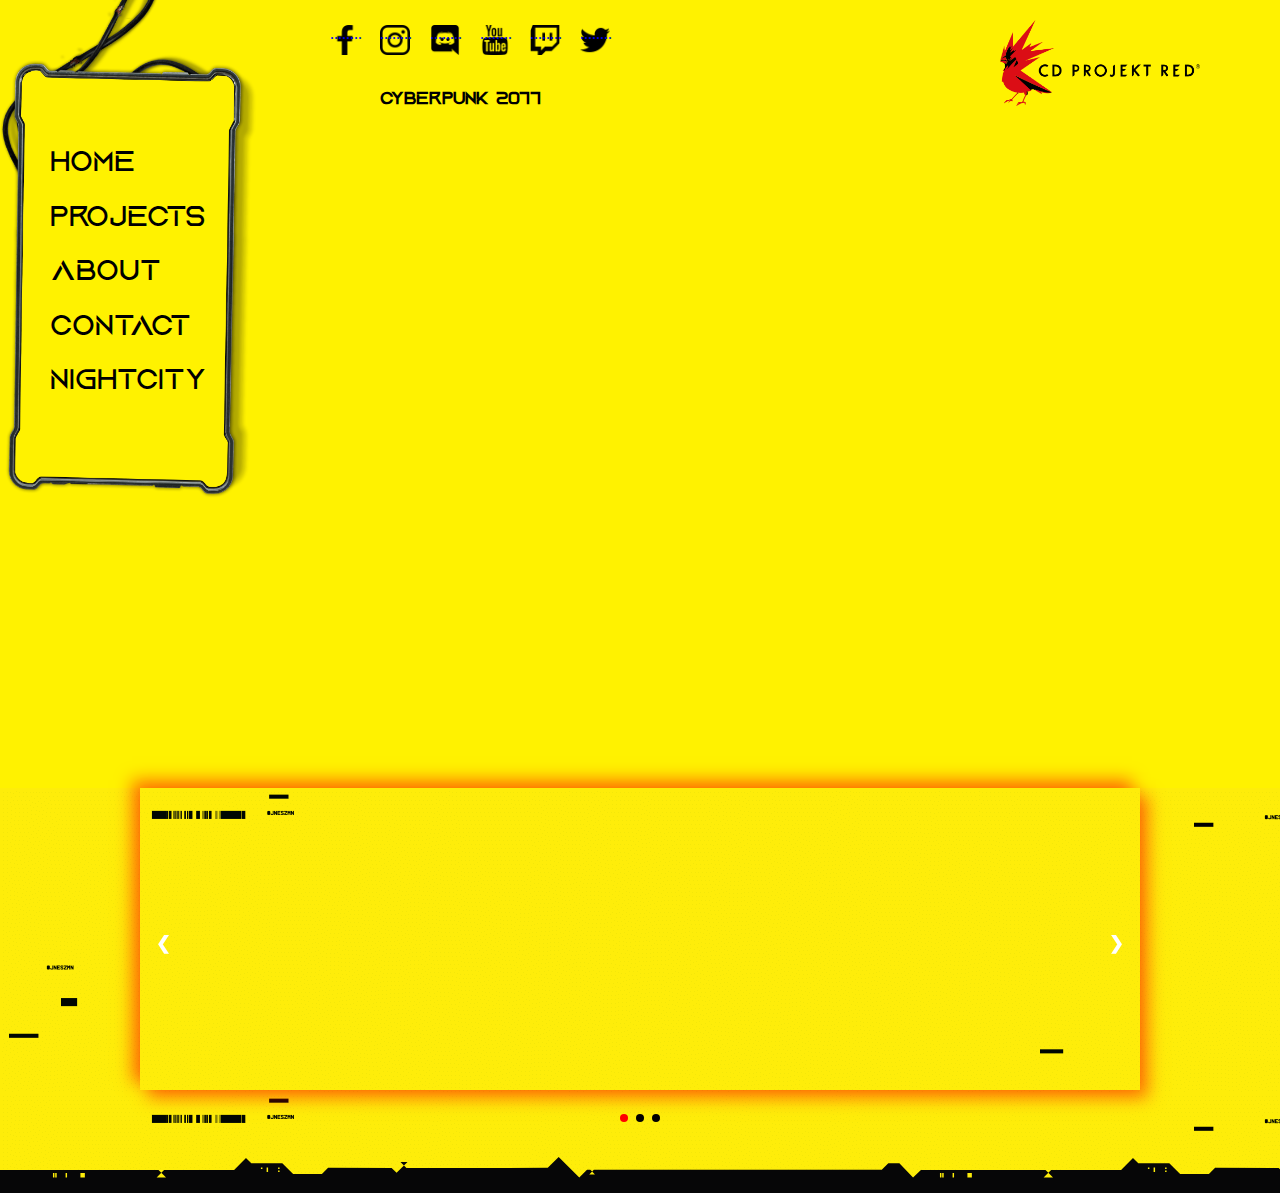
<file: Programming/index.html>
<!DOCTYPE html>
<html lang="en">
<head>
    <meta charset="UTF-8">
    <meta http-equiv="X-UA-Compatible" content="IE=edge">
    <meta name="viewport" content="width=device-width, initial-scale=1.0">
    <title>CYBERPUNK2077</title>
    <link rel="stylesheet" href="css/style.css">
</head>
<body>
    <header>
         <il class="socialicons">
            <li class="fb"><a href="https://www.facebook.com/CDPROJEKTRED/" target="_blank">........</a></li>
            <li class="insta"><a href="https://www.instagram.com/cdpred/?hl=en" target="_blank">........</a></li>
            <li class="discord"><a href="https://en.cdprojektred.com/news/join-our-official-discord-server/" target="_blank">........</a></li>
            <li class="youtube"><a href="https://www.youtube.com/channel/UCuCtanBJXOPAEIAUXf9944g" target="_blank">........</a></li>
            <li class="twitch"><a href="https://www.twitch.tv/cdprojektred" target="_blank">........</a></li>
            <li class="twitter"><a href="https://twitter.com/CDPROJEKTRED?ref_src=twsrc%5Egoogle%7Ctwcamp%5Eserp%7Ctwgr%5Eauthor" target="_blank">........</a></li>
        </il>
        <h1><a href="index.html">CYBERPUNK</a></h1>
        <nav class="fill">
            <ul>
                <li><a href="index.html">HOME</a></li>
                <li><a href="witcher.html">PROJECTS</a></li>
                <li><a href="about.html">ABOUT</a></li>
                <li><a href="contact.html">CONTACT</a></li>
                <li><a href="nightcity.html">NIGHTCITY</a></li>
            </ul>
        </nav>
        <div class="navborder"></div>
  
    </header>
    <main>
        <div class="navphone"></div>
        <h2><a href="cyberpunk.net"></a></h2>
        <div class="modal">
            <a href="#" class="btn">CYBERPUNK 2077</a>
        <div class="videocontainer">
            <span class="close">&#10006; </span>        
            <iframe 
            src="https://www.youtube.com/embed/nLhWWoAaZ0Q">
        
</iframe>

        </div>
        
        

  </main>      
<footer>
    <!-- Slideshow container -->
<div class="slideshow-container">

    <!-- Full-width images with number and caption text -->
    <div class="mySlides fade">
      <div class="numbertext">1 / 3</div>
      <iframe   
src="https://www.youtube.com/embed/ARL_JWwKdDs" height="300" width="100%" style="border-color: rgba(0, 0, 0, 0);">   
</iframe>   
      <div class="text">EDGERUNNERS</div>
    </div>
  
    <div class="mySlides fade">
      <div class="numbertext">2 / 3</div>
      <iframe   
src="https://www.youtube.com/embed/SWrCMCi3TlQ" height="300" width="100%" style="border-color: rgba(0, 0, 0, 0);" >   
</iframe> 
      <div class="text">NIGHTCITY</div>
    </div>
  
    <div class="mySlides fade">
      <div class="numbertext">3 / 3</div>
      <iframe   
      src="https://www.youtube.com/embed/LembwKDo1Dk" height="300" width="100%"  style="border-color: rgba(0, 0, 0, 0);" >   
      
      </iframe> 
      <div class="text">CINEMATIC</div>
    </div>
  
    <!-- Next and previous buttons -->
    <a class="prev" onclick="plusSlides(-1)">&#10094;</a>
    <a class="next" onclick="plusSlides(1)">&#10095;</a>
  </div>
  <br>
  
  <!-- The dots/circles -->
  <div style="text-align:center">
    <span class="dot" onclick="currentSlide(1)"></span> 
    <span class="dot" onclick="currentSlide(2)"></span> 
    <span class="dot" onclick="currentSlide(3)"></span> 
  </div>
  <div class="footerlow"></div>

</footer>      
    
<script src="js/script.js"></script>
</body>
</html>
</file>
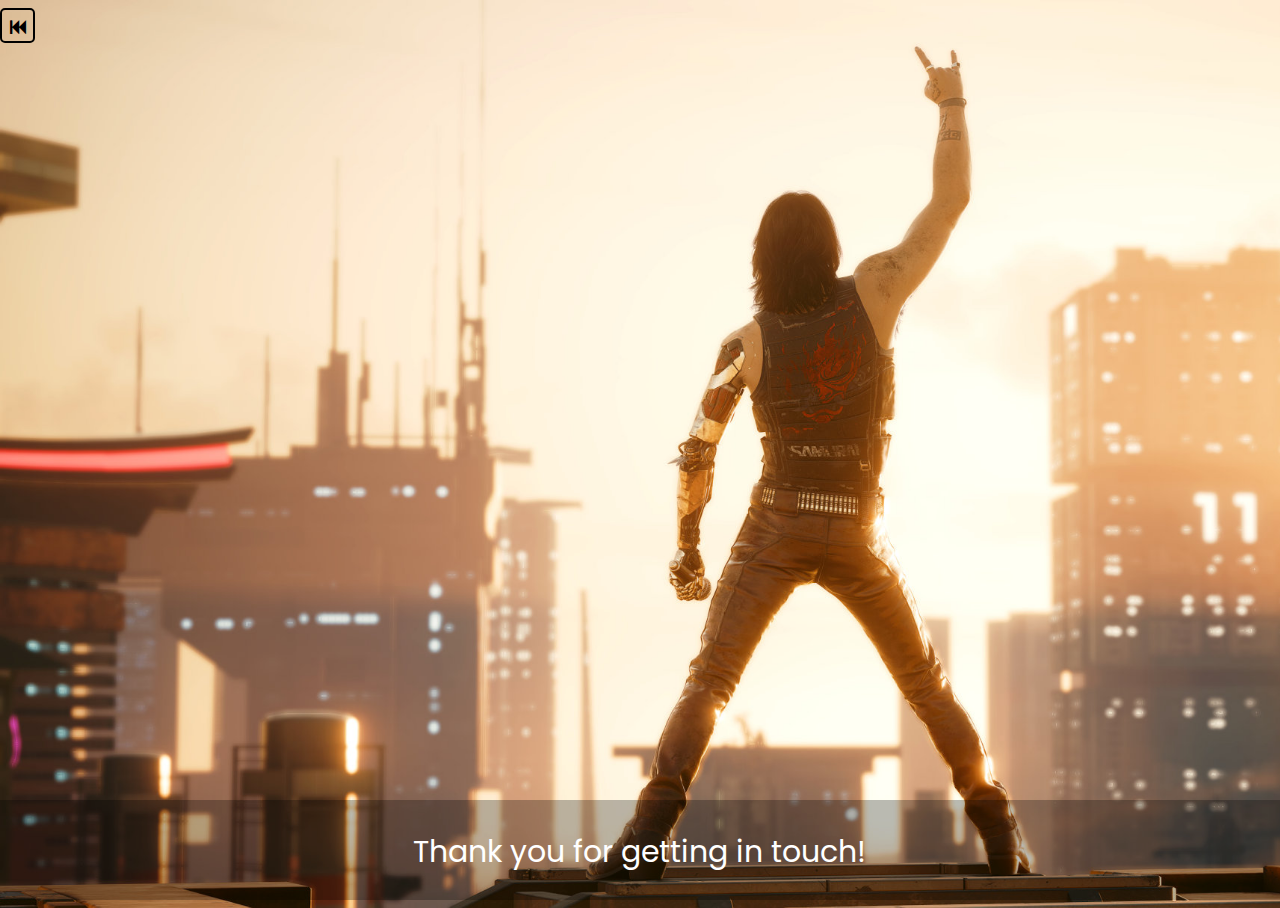
<file: Programming/contact1.html>
<!DOCTYPE html>
<html lang="en">
<head>
    <meta charset="UTF-8">
    <meta http-equiv="X-UA-Compatible" content="IE=edge">
    <meta name="viewport" content="width=device-width, initial-scale=1.0">
    <link rel="stylesheet"
          href=
"https://cdnjs.cloudflare.com/ajax/libs/font-awesome/4.7.0/css/font-awesome.min.css">
    <link rel="stylesheet" href="css/contact.css">
    <title>Contact</title>
</head>
<body class="congrats">
    <header></header>
    <main> 
        <div class="social-icons1">
            <a href="index.html">
              <i class="fa fa-fast-backward"></i>
    </main>
    <footer>
        <p>Thank you for getting in touch!</p>
    </footer>
    <script src="contact.js"></script>
</body>
</html>
</file>
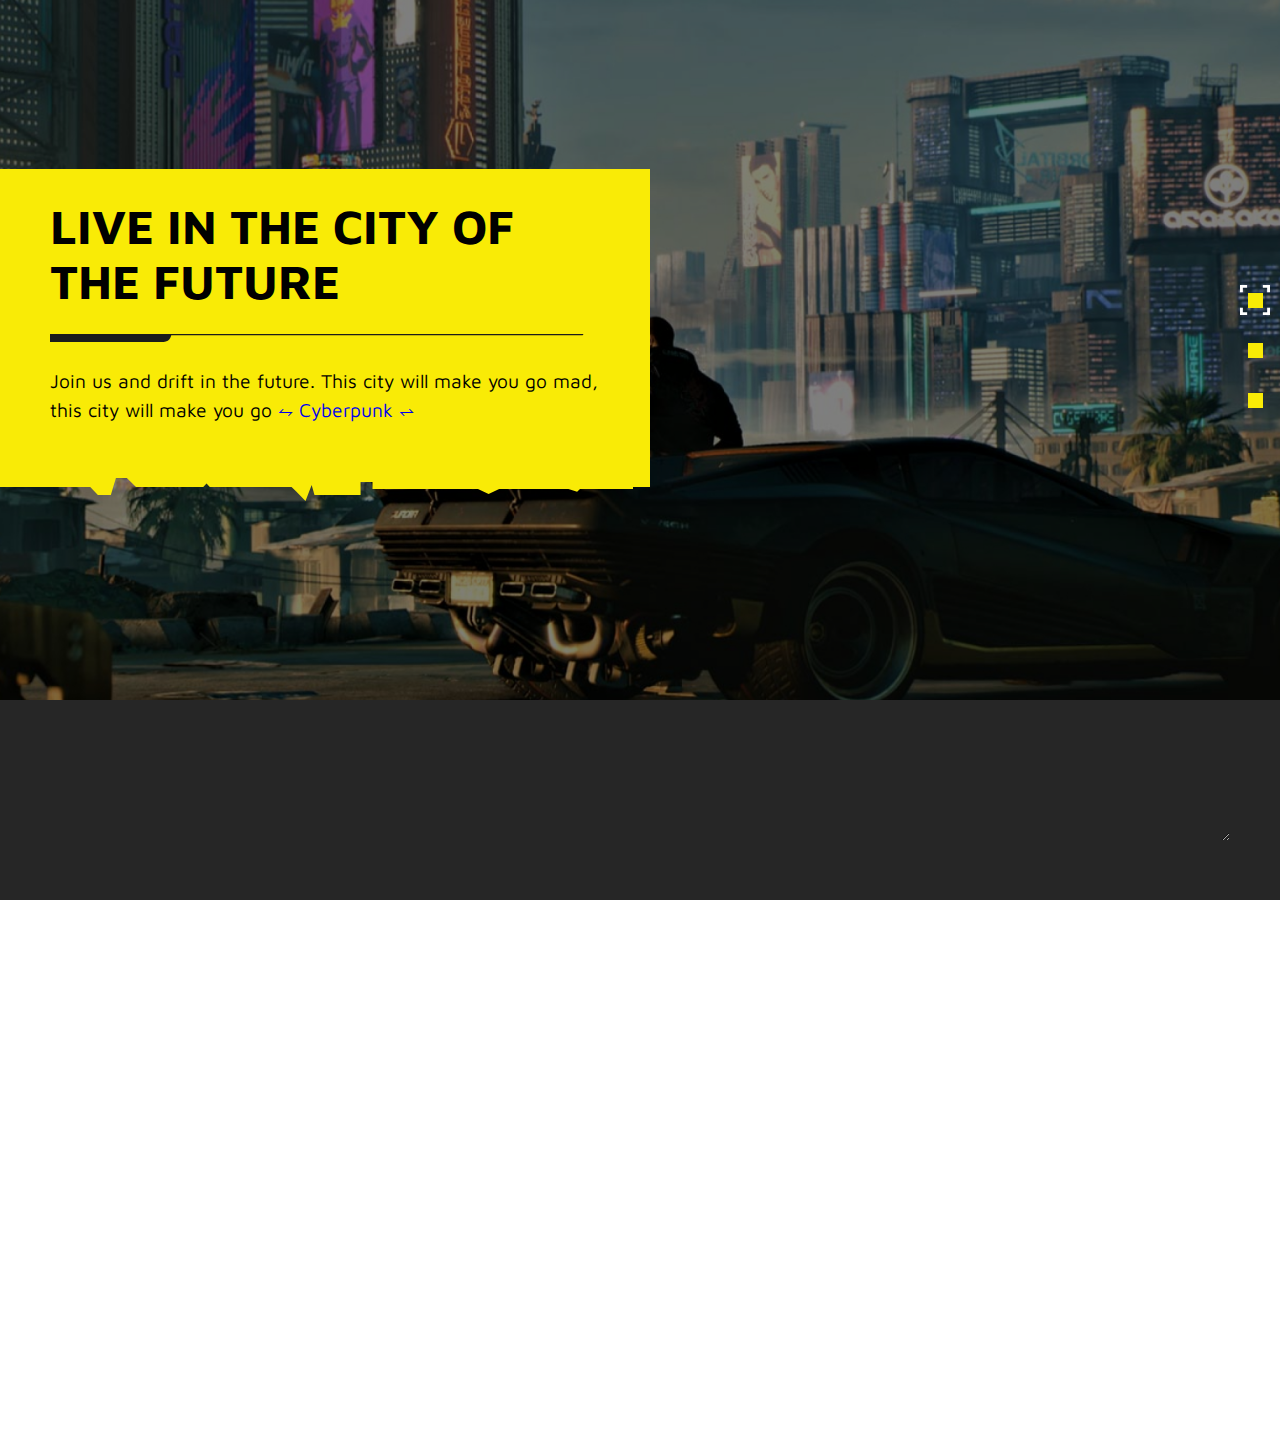
<file: Programming/nightcity.html>
<!DOCTYPE html>
<html lang="en">

<head>
    <meta charset="UTF-8">
    <meta name="viewport" content="width=device-width, initial-scale=1.0">
    <meta http-equiv="X-UA-Compatible" content="ie=edge">
    <title>Cyberpunk 2077 Nightcity</title>
    <link rel="stylesheet" href="./css/stylenc.css">
    <link href="https://fonts.googleapis.com/css2?family=Maven+Pro:wght@400;600&display=swap" rel="stylesheet">
</head>

<body>
    <header></header>

    <main>
        <div id="cyberSlider" class="cyber-slider">
            <ul class="cyber-slider__wrapper">

                <li data-slideid="1" class="cyber-slider__slide active ">
                    <span class="cyber-slider__imgwrap">
                        <img class="slide-image" src="./img/slides/slide-1.jpg" alt="Slide 1">
                        <span class="glitch-area">

                        </span>
                    </span>

                    <div class="cyber-slider__content">
                        <!-- class glitching -->
                        <div class="cyber-slider__slidetext">
                            <h3 class="heading-lg">LIVE IN THE CITY OF THE FUTURE</h3>
                            <p>Join us and drift in the future. This city will make you go mad, this city will make you go <a href="index.html">&#10570; Cyberpunk &#10571;</a></p>
                        </div>
                    </div>
                </li>

                <li data-slideid="2" class="cyber-slider__slide ">
                    <span class="cyber-slider__imgwrap">
                        <img class="slide-image" src="./img/slides/slide-2.jpg" alt="Slide 2">
                        <span class="glitch-area">

                        </span>
                    </span>

                    <div class="cyber-slider__content">
                        <!-- class glitching -->
                        <div class="cyber-slider__slidetext">
                            <h3 class="heading-lg">EXPLORE NIGHTCITY</h3>
                            <p>Enter the massive open world of Night City, a place that sets new standards in terms of
                                visuals, complexity and depth.</p>
                        </div>
                    </div>
                </li>

                <li data-slideid="3" class="cyber-slider__slide ">
                    <span class="cyber-slider__imgwrap">
                        <img class="slide-image" src="./img/slides/slide-3.jpg" alt="Slide 3">
                        <span class="glitch-area">

                        </span>
                    </span>

                    <div class="cyber-slider__content">
                        <!-- class glitching -->
                        <div class="cyber-slider__slidetext">
                            <h3 class="heading-lg">JOIN FORCES</h3>
                            <p>Choose your life. Be whoever you want.Either fight evil as a nomad or a street thug, or be one with Arasaka.</p>
                        </div>
                    </div>
                </li>

            </ul>
            <ul class="cyber-slider__controls">
                <li data-slide="1" class="current"><a href="#"><span class="sr-only">Slide 1</span></a></li>
                <li data-slide="2"><a href="#"><span class="sr-only">Slide 2</span></a></li>
                <li data-slide="3"><a href="#"><span class="sr-only">Slide 3</span></a></li>
            </ul>
        </div>
    </main>
    <footer>
        <div class="logo">
            <svg xmlns="http://www.w3.org/2000/svg" width="100%" height="618" viewBox="0 0 1098.67 618"><title>Cyberpunk2077 (21)</title><g id="Layer_2" data-name="Layer 2"><g id="Layer_1-2" data-name="Layer 1"><g id="Cyberpunk2077"><rect id="Border" width="1098.67" height="618" style="fill:none"/><g id="n2077"><g id="particleGroup1"><polygon points="620.86 380.26 621.09 379.96 621.43 379.96 621.43 380.26 621.43 380.47 621.15 380.3 620.86 380.26" style="fill:#52bedc"/><polygon points="622.58 379.96 622.86 379.96 623.13 380.21 622.86 380.47 622.58 380.47 622.58 379.96" style="fill:#52bedc"/><polygon points="626.01 379.96 626.01 380.53 626.55 380.53 626.55 380.24 626.28 379.96 626.01 379.96" style="fill:#52bedc"/><polygon points="626.01 377.38 626.01 376.52 625.73 376.31 625.73 375.95 626.01 375.95 626.01 376.24 626.3 376.67 626.3 377.38 626.01 377.38" style="fill:#52bedc"/><polygon points="635.74 375.95 636.02 375.95 636.02 376.49 635.74 376.56 635.74 375.95" style="fill:#52bedc"/><polygon points="626.27 380.76 626.65 381.39 626.87 381.39 626.87 380.81 626.27 380.76" style="fill:#52bedc"/><polygon points="627.44 379.96 628.01 379.96 628.01 380.53 627.73 380.53 627.44 380.24 627.44 379.96" style="fill:#52bedc"/><polygon points="635.17 380.24 635.47 379.96 635.74 379.96 635.45 380.47 635.36 380.76 635.17 380.83 635.17 380.24" style="fill:#52bedc"/><polygon points="635.45 378.52 635.45 378.24 635.74 377.94 636.02 378.15 636.02 378.52 635.45 378.52" style="fill:#52bedc"/><rect x="645.47" y="376.24" width="0.29" height="0.32" style="fill:#52bedc"/><polygon points="646.33 375.95 646.9 375.95 647.16 376.25 646.86 376.83 646.84 377.09 646.33 377.09 646.33 375.95" style="fill:#52bedc"/><polygon points="643.18 380.53 643.18 380.24 643.32 379.96 643.43 380.24 643.43 380.53 643.18 380.53" style="fill:#52bedc"/><polygon points="644.32 380.53 644.32 380.24 644.55 379.96 644.82 380.24 644.57 380.53 644.32 380.53" style="fill:#52bedc"/><rect x="644.89" y="380.81" width="0.29" height="0.26" style="fill:#52bedc"/><polygon points="646.09 381.07 646.33 381.39 646.61 381.58 646.61 381.07 646.09 381.07" style="fill:#52bedc"/><polygon points="648.04 380.24 648.33 380.24 648.61 380.53 648.61 380.81 648.33 381.07 648.04 380.83 648.04 380.24" style="fill:#52bedc"/><polygon points="649.47 380.24 649.76 380.24 649.94 379.96 650.31 380.24 650.62 380.24 651.08 379.96 651.76 379.96 652.05 380.24 652.05 380.53 651.76 380.81 651.48 380.81 651.44 380.53 650.62 380.53 649.96 381.33 649.79 380.81 649.47 380.81 649.47 380.24" style="fill:#52bedc"/><polygon points="653.21 380.24 653.34 379.96 653.46 380.24 653.46 380.53 653.21 380.53 653.21 380.24" style="fill:#52bedc"/><polygon points="656.34 375.95 657.2 375.95 657.48 376.22 657.22 376.52 656.91 376.52 656.91 376.81 656.68 377.09 656.34 377.09 656.34 376.52 656.55 376.4 656.34 376.15 656.34 375.95" style="fill:#52bedc"/><polygon points="652.12 376.52 652.32 376.24 652.6 376.56 652.36 376.77 652.12 376.52" style="fill:#52bedc"/><polygon points="655.48 376.52 655.48 376.24 655.8 376.24 656.02 376.77 655.48 376.77 655.48 376.52" style="fill:#52bedc"/><polygon points="658.09 377.09 658.36 377.65 658.61 377.65 658.61 377.09 658.09 377.09" style="fill:#52bedc"/><polygon points="658.91 377.38 659.2 377.38 659.49 377.09 659.77 377.09 659.77 377.38 659.77 377.67 658.91 377.67 658.91 377.38" style="fill:#52bedc"/><polygon points="657.48 378.24 657.48 378.52 658 378.52 657.84 378.24 657.48 378.24" style="fill:#52bedc"/><polygon points="658.63 377.95 659.2 377.95 659.77 378.24 660.02 378.52 658.91 378.52 658.61 378.24 658.63 377.95" style="fill:#52bedc"/><polygon points="662.64 380.19 662.99 379.93 663.21 380.24 663.21 380.53 662.92 380.53 662.37 380.78 662.64 380.19" style="fill:#52bedc"/><polygon points="656.34 380.24 656.91 380.24 656.91 380.78 656.63 380.53 656.34 380.53 656.34 380.24" style="fill:#52bedc"/><polygon points="657.77 380.24 658.34 380.24 658.63 380.78 658.63 381.1 658.35 381.07 658.2 380.53 657.77 380.53 657.77 380.24" style="fill:#52bedc"/><polygon points="665.05 379.96 664.92 380.24 664.92 380.53 665.23 380.53 665.05 379.96" style="fill:#52bedc"/></g><g id="particleGroup2"><polygon points="668.64 376.52 668.64 376.24 668.94 376.38 669.21 376.52 669.21 376.81 668.93 377.08 668.64 376.93 668.64 376.52" style="fill:#52bedc"/><polygon points="672.08 380.4 672.36 380.24 672.66 380.07 673.49 379.96 673.79 379.96 674.07 380.24 673.77 380.53 672.65 380.53 672.34 380.82 672.08 380.63 672.08 380.4" style="fill:#52bedc"/><polygon points="678.04 380.37 678.35 379.96 678.94 379.96 679.66 380.24 680.66 380.24 680.94 379.96 681.23 379.96 681.52 380.23 681.52 380.53 678.08 380.53 678.04 380.37" style="fill:#52bedc"/><polygon points="659.78 381.1 660.04 380.53 660.34 380.67 660.34 381.1 659.78 381.1" style="fill:#52bedc"/><polygon points="682.94 380.39 683.1 380.24 683.22 380.39 683.08 380.53 682.94 380.39" style="fill:#52bedc"/><polygon points="686.95 379.96 687.81 379.96 688.1 380.13 688.1 380.24 687.85 380.53 687.24 380.53 686.95 380.24 686.95 379.96" style="fill:#52bedc"/><polygon points="694.41 373.39 694.11 373.71 694.11 373.95 694.41 374.25 694.68 374 694.68 373.66 694.41 373.39" style="fill:#52bedc"/><polygon points="691.03 376.56 690.67 376.82 690.67 376.98 691 377.38 691.24 377.38 691.18 376.8 691.03 376.56" style="fill:#52bedc"/><polygon points="692.96 376.24 693.25 376.24 693.29 375.95 694.68 375.95 694.96 376.24 694.68 376.51 694.55 376.78 694.68 377.08 694.68 377.38 694.39 377.33 694.34 377.11 694.02 376.81 693.27 376.77 693.16 376.51 692.96 376.5 692.96 376.24" style="fill:#52bedc"/><polygon points="694.83 377.79 694.68 377.95 694.68 378.2 694.83 378.52 694.96 378.27 694.96 377.95 694.83 377.79" style="fill:#52bedc"/><polygon points="695.93 376.8 695.83 377.08 695.93 377.38 696.1 377.13 695.93 376.8" style="fill:#52bedc"/><polygon points="696.67 376.92 696.97 376.52 697.25 376.52 697.25 376.8 697.29 377.09 697.54 377.09 697.82 376.88 698.08 376.81 698.97 376.81 699.51 377.03 699.27 377.38 698.97 377.38 698.7 377.09 698.26 377.22 698.12 377.38 696.68 377.38 696.68 377.09 696.97 377.09 696.67 376.92" style="fill:#52bedc"/><polygon points="699.83 377.84 699.97 377.7 700.1 377.79 699.96 378.2 699.83 377.84" style="fill:#52bedc"/><polygon points="700.73 377.77 701.01 377.37 701.09 377.13 701.25 377.38 701.54 377.7 701.54 377.95 701.28 378.2 700.99 377.95 700.73 377.77" style="fill:#52bedc"/><polygon points="701.38 378.52 701.24 378.81 701.38 379.06 701.54 378.82 701.38 378.52" style="fill:#52bedc"/><polygon points="696.11 379.58 696.34 379.39 696.77 379.07 697.34 379.39 698.09 379.38 698.64 379.38 700.38 379.12 700.68 379.39 700.97 379.38 700.97 379.67 700.97 379.67 699.6 379.83 699.56 379.51 699.26 379.44 699.02 379.51 698.95 379.71 698.91 379.96 697.83 379.96 697.54 379.96 696.68 379.96 696.36 379.67 696.11 379.58" style="fill:#52bedc"/></g><g id="particleGroup3"><polygon points="706.06 376.76 706.36 377.07 706.67 377.19 706.96 377.09 707.25 376.81 707.84 376.81 708.07 377.11 708.41 377.09 708.41 376.81 708.66 376.55 708.98 377.03 708.98 377.09 708.7 377.36 708.68 377.54 708.96 377.8 708.98 378.1 708.86 378.21 708.52 377.92 708.4 377.96 708.14 377.95 708.13 377.67 708.42 377.52 708.4 377.38 707.55 377.38 707.27 377.38 707.08 377.25 706.93 377.32 706.96 377.38 706.98 377.68 706.69 377.96 706.53 377.96 706.4 377.67 706.42 377.38 705.84 377.38 706.06 376.76" style="fill:#52bedc"/><polygon points="708.7 374.81 709.27 374.81 709.24 375.39 708.98 375.1 708.7 374.94 708.7 374.81" style="fill:#52bedc"/><polygon points="710.7 373.95 710.99 373.95 710.99 374.51 710.84 374.51 710.7 374.23 710.7 373.95" style="fill:#52bedc"/><polygon points="710.7 373.09 710.84 372.81 710.99 373.1 710.99 373.38 710.7 373.38 710.7 373.09" style="fill:#52bedc"/><polygon points="709.84 377.38 709.84 377.67 710.12 377.94 710.31 378.25 710.4 377.96 710.7 377.82 710.43 377.65 710.39 377.38 709.84 377.38" style="fill:#52bedc"/><polygon points="711.25 377.09 711.4 376.83 711.55 377.09 711.55 377.38 711.28 377.38 711.25 377.09" style="fill:#52bedc"/><polygon points="712.42 377.1 712.55 376.83 712.7 377.08 712.7 377.36 712.42 377.36 712.42 377.1" style="fill:#52bedc"/><polygon points="706.69 378.24 707.27 378.24 707.41 377.97 707.55 378.24 708.13 378.24 708.13 378.52 706.69 378.52 706.69 378.24" style="fill:#52bedc"/></g><g id="particleGroup4"><polygon points="752.47 372.8 753.33 372.8 754.85 372.8 757.06 372.84 756.77 373.11 755.92 373.28 753.04 373.38 752.32 373.38 752.42 373.03 752.47 372.8" style="fill:#52bedc"/><polygon points="759.05 372.23 755.05 372.23 754.17 372.11 754.88 371.77 759.05 371.73 759.05 372.23" style="fill:#52bedc"/><polygon points="759.34 372.44 759.91 371.94 760.77 371.94 761.04 371.73 761.34 372.09 761.34 372.23 760.8 372.52 759.63 372.52 759.34 372.44" style="fill:#52bedc"/><polygon points="762.78 372.54 763.06 371.97 763.48 371.68 763.92 371.98 763.92 372.23 763.35 372.8 763.25 373.09 763.06 372.8 762.77 372.8 762.78 372.54" style="fill:#52bedc"/><polygon points="765.03 372.19 765.66 371.66 766.21 371.66 766.48 371.94 768.16 371.94 768.43 371.68 768.82 371.94 769.05 371.95 769.31 372.04 768.83 372.52 767.06 372.52 766.78 372.52 766.49 372.52 766.2 372.52 765.35 372.52 765.03 372.19" style="fill:#52bedc"/><polygon points="765.35 375.31 765.81 374.85 766.76 374.95 767.06 375.3 766.76 375.66 766.21 375.95 765.92 375.95 765.6 375.68 765.35 375.65 765.35 375.31" style="fill:#52bedc"/><polygon points="764.16 376.34 764.61 375.95 765.35 375.95 765.65 376.25 767.02 376.23 767.31 375.95 768.49 375.95 769.07 376.27 769.07 376.52 767.64 376.52 767.52 376.3 767.36 376.52 765.92 376.52 765.62 376.81 764.77 376.81 764.55 376.52 764.2 376.52 764.16 376.34" style="fill:#52bedc"/><polygon points="769.48 375.4 769.37 375.67 769.53 375.95 769.63 375.67 769.48 375.4" style="fill:#52bedc"/><polygon points="770.68 375.38 770.51 375.66 770.76 375.95 771.08 375.95 771.34 375.66 771.05 375.38 770.68 375.38" style="fill:#52bedc"/><polygon points="755.91 376.57 755.33 376.9 755.33 377.38 755.91 377.38 756.15 377.12 756.19 376.67 755.91 376.57" style="fill:#52bedc"/><rect x="751.04" y="377.09" width="0.29" height="0.29" style="fill:#52bedc"/><polygon points="746.18 377.28 746.72 376.63 747 376.62 747.57 377.09 748.75 377.09 749.15 376.63 749.5 377.09 749.9 377.09 749.9 377.38 749.61 377.38 748.03 377.35 747.8 377.38 747.32 377.38 747.04 377.38 746.18 377.43 746.18 377.28" style="fill:#52bedc"/><rect x="745.61" y="374.23" width="0.29" height="0.26" style="fill:#52bedc"/><polygon points="745.03 380.07 745.52 379.67 747.32 379.67 747.82 379.96 749.33 379.96 749.61 380.14 749.32 380.24 746.46 380.2 746.25 379.96 745.9 380.2 745.03 380.24 745.03 380.07" style="fill:#52bedc"/><polygon points="743.61 378.01 743.89 377.38 743.89 377.09 744.28 376.57 744.64 377.02 744.36 377.24 744.17 377.47 744.13 377.94 743.61 378.01" style="fill:#52bedc"/><polygon points="740.19 377.41 740.78 377.09 741.6 377.09 741.6 376.81 741.82 376.57 742.14 376.95 741.91 377.41 740.75 377.43 740.39 377.68 740.19 377.41" style="fill:#52bedc"/><polygon points="738.45 378.11 738.68 378.01 739.01 378.06 738.8 378.22 738.45 378.11" style="fill:#52bedc"/><polygon points="736.14 378.1 736.71 377.58 736.76 377.12 737.04 376.86 737.31 377.34 737.31 377.67 736.72 377.96 736.5 378.22 736.14 378.1" style="fill:#52bedc"/><polygon points="730.48 377.35 730.98 376.85 731.3 377.11 731.3 377.38 730.73 377.68 730.48 377.35" style="fill:#52bedc"/><polygon points="733.05 377.12 733.27 376.86 733.63 377.12 733.34 377.33 733.05 377.12" style="fill:#52bedc"/><polygon points="727.87 378.13 728.29 377.13 728.45 377.68 728.73 378.01 728.73 378.24 728.44 378.24 727.87 378.13" style="fill:#52bedc"/><polygon points="725.86 377.09 726.44 377.09 727.02 377.69 726.72 377.95 726.44 377.95 726.44 377.7 726.21 377.38 725.86 377.38 725.86 377.09" style="fill:#52bedc"/><polygon points="724.72 377.1 725.29 377.13 724.86 377.68 724.72 377.45 724.72 377.1" style="fill:#52bedc"/><polygon points="724.45 378.12 724.72 377.95 725.01 378.01 725.01 378.24 724.67 378.24 724.45 378.12" style="fill:#52bedc"/><polygon points="725.58 375.28 725.8 375.13 726.15 375.2 725.98 375.34 725.58 375.28" style="fill:#52bedc"/><polygon points="726.15 374.23 726.29 373.97 726.71 373.97 726.71 374.23 726.57 374.51 726.4 374.24 726.15 374.23" style="fill:#52bedc"/><polygon points="727.88 374.82 728.15 375.13 728.15 375.38 727.01 375.38 726.72 375.11 726.72 374.81 727.02 374.28 727.26 374.24 727.71 373.97 728.09 374.41 727.75 374.51 727.44 374.36 727.33 374.51 727.02 374.83 727.88 374.82" style="fill:#52bedc"/><polygon points="717.49 377.1 717.82 377.08 718.27 376.84 718.52 377.07 719.43 376.81 719.86 376.81 720.38 377.33 720.14 377.68 720.12 378.17 720.02 378.24 719.85 377.95 719.86 377.68 719.55 377.38 718.71 377.38 718.41 377.77 718.37 377.95 718.14 378.24 717.85 378.24 717.83 377.95 717.57 377.68 717.49 377.1" style="fill:#52bedc"/><polygon points="720.99 378.1 721.26 377.95 721.57 378.1 721.28 378.27 720.99 378.1" style="fill:#52bedc"/><polygon points="721.28 377.13 721.41 376.83 721.57 377.1 721.42 377.39 721.28 377.13" style="fill:#52bedc"/><polygon points="723.85 373.38 724 373.11 724.13 373.38 723.99 373.65 723.85 373.38" style="fill:#52bedc"/><polygon points="720.13 373.38 720.42 373.11 720.72 373.38 720.47 373.65 720.13 373.38" style="fill:#52bedc"/></g><g id="particleGroup5"><polygon points="787.86 366.26 788.09 365.96 788.43 365.96 788.43 366.26 788.43 366.47 788.15 366.3 787.86 366.26" style="fill:#52bedc"/><polygon points="789.58 365.96 789.86 365.96 790.13 366.21 789.86 366.47 789.58 366.47 789.58 365.96" style="fill:#52bedc"/><polygon points="793.01 365.96 793.01 366.53 793.55 366.53 793.55 366.24 793.28 365.96 793.01 365.96" style="fill:#52bedc"/><polygon points="793.01 363.38 793.01 362.52 792.73 362.31 792.73 361.95 793.01 361.95 793.01 362.24 793.3 362.67 793.3 363.38 793.01 363.38" style="fill:#52bedc"/><polygon points="802.74 361.95 803.02 361.95 803.02 362.49 802.74 362.56 802.74 361.95" style="fill:#52bedc"/><polygon points="793.27 366.76 793.65 367.39 793.87 367.39 793.87 366.81 793.27 366.76" style="fill:#52bedc"/><polygon points="794.44 365.96 795.01 365.96 795.01 366.53 794.73 366.53 794.44 366.24 794.44 365.96" style="fill:#52bedc"/><polygon points="802.17 366.24 802.47 365.96 802.74 365.96 802.45 366.47 802.36 366.76 802.17 366.83 802.17 366.24" style="fill:#52bedc"/><polygon points="802.45 364.52 802.45 364.24 802.74 363.94 803.02 364.15 803.02 364.52 802.45 364.52" style="fill:#52bedc"/><rect x="812.47" y="362.24" width="0.29" height="0.32" style="fill:#52bedc"/><polygon points="813.33 361.95 813.9 361.95 814.16 362.25 813.86 362.83 813.84 363.09 813.33 363.09 813.33 361.95" style="fill:#52bedc"/><polygon points="810.18 366.53 810.18 366.24 810.32 365.96 810.43 366.24 810.43 366.53 810.18 366.53" style="fill:#52bedc"/><polygon points="811.32 366.53 811.32 366.24 811.55 365.96 811.82 366.24 811.57 366.53 811.32 366.53" style="fill:#52bedc"/><rect x="811.89" y="366.81" width="0.29" height="0.26" style="fill:#52bedc"/><polygon points="813.09 367.07 813.33 367.39 813.61 367.58 813.61 367.07 813.09 367.07" style="fill:#52bedc"/><polygon points="815.04 366.24 815.33 366.24 815.61 366.53 815.61 366.81 815.33 367.07 815.04 366.83 815.04 366.24" style="fill:#52bedc"/><polygon points="816.47 366.24 816.76 366.24 816.94 365.96 817.31 366.24 817.62 366.24 818.08 365.96 818.76 365.96 819.05 366.24 819.05 366.53 818.76 366.81 818.48 366.81 818.44 366.53 817.62 366.53 816.96 367.33 816.79 366.81 816.47 366.81 816.47 366.24" style="fill:#52bedc"/><polygon points="820.21 366.24 820.34 365.96 820.46 366.24 820.46 366.53 820.21 366.53 820.21 366.24" style="fill:#52bedc"/><polygon points="823.34 361.95 824.2 361.95 824.48 362.22 824.22 362.52 823.91 362.52 823.91 362.81 823.68 363.09 823.34 363.09 823.34 362.52 823.55 362.4 823.34 362.15 823.34 361.95" style="fill:#52bedc"/><polygon points="819.12 362.52 819.32 362.24 819.6 362.56 819.36 362.77 819.12 362.52" style="fill:#52bedc"/><polygon points="822.48 362.52 822.48 362.24 822.8 362.24 823.02 362.77 822.48 362.77 822.48 362.52" style="fill:#52bedc"/><polygon points="825.09 363.09 825.36 363.65 825.61 363.65 825.61 363.09 825.09 363.09" style="fill:#52bedc"/><polygon points="825.91 363.38 826.2 363.38 826.49 363.09 826.77 363.09 826.77 363.38 826.77 363.67 825.91 363.67 825.91 363.38" style="fill:#52bedc"/><polygon points="824.48 364.24 824.48 364.52 825 364.52 824.84 364.24 824.48 364.24" style="fill:#52bedc"/><polygon points="825.63 363.95 826.2 363.95 826.77 364.24 827.02 364.52 825.91 364.52 825.61 364.24 825.63 363.95" style="fill:#52bedc"/><polygon points="829.64 366.19 829.99 365.93 830.21 366.24 830.21 366.53 829.92 366.53 829.37 366.78 829.64 366.19" style="fill:#52bedc"/><polygon points="823.34 366.24 823.91 366.24 823.91 366.78 823.63 366.53 823.34 366.53 823.34 366.24" style="fill:#52bedc"/><polygon points="824.77 366.24 825.34 366.24 825.63 366.78 825.63 367.1 825.35 367.07 825.2 366.53 824.77 366.53 824.77 366.24" style="fill:#52bedc"/><polygon points="832.05 365.96 831.92 366.24 831.92 366.53 832.23 366.53 832.05 365.96" style="fill:#52bedc"/></g><g id="particleGroup6"><polygon points="884.47 362.8 885.33 362.8 886.85 362.8 889.06 362.84 888.77 363.11 887.92 363.28 885.04 363.38 884.32 363.38 884.42 363.03 884.47 362.8" style="fill:#52bedc"/><polygon points="891.05 362.23 887.05 362.23 886.17 362.11 886.88 361.77 891.05 361.73 891.05 362.23" style="fill:#52bedc"/><polygon points="891.34 362.44 891.91 361.94 892.77 361.94 893.04 361.73 893.34 362.09 893.34 362.23 892.8 362.52 891.63 362.52 891.34 362.44" style="fill:#52bedc"/><polygon points="894.78 362.54 895.06 361.97 895.48 361.68 895.92 361.98 895.92 362.23 895.35 362.8 895.25 363.09 895.06 362.8 894.77 362.8 894.78 362.54" style="fill:#52bedc"/><polygon points="897.03 362.19 897.66 361.66 898.21 361.66 898.48 361.94 900.16 361.94 900.43 361.68 900.82 361.94 901.05 361.95 901.31 362.04 900.83 362.52 899.06 362.52 898.78 362.52 898.49 362.52 898.2 362.52 897.35 362.52 897.03 362.19" style="fill:#52bedc"/><polygon points="897.35 365.31 897.81 364.85 898.76 364.95 899.06 365.3 898.76 365.66 898.21 365.95 897.92 365.95 897.6 365.68 897.35 365.65 897.35 365.31" style="fill:#52bedc"/><polygon points="896.16 366.34 896.61 365.95 897.35 365.95 897.65 366.25 899.02 366.23 899.31 365.95 900.49 365.95 901.07 366.27 901.07 366.52 899.64 366.52 899.52 366.3 899.36 366.52 897.92 366.52 897.62 366.81 896.77 366.81 896.55 366.52 896.2 366.52 896.16 366.34" style="fill:#52bedc"/><polygon points="901.48 365.4 901.37 365.67 901.53 365.95 901.63 365.67 901.48 365.4" style="fill:#52bedc"/><polygon points="902.68 365.38 902.51 365.66 902.76 365.95 903.08 365.95 903.34 365.66 903.05 365.38 902.68 365.38" style="fill:#52bedc"/><polygon points="887.91 366.57 887.33 366.9 887.33 367.38 887.91 367.38 888.15 367.12 888.19 366.67 887.91 366.57" style="fill:#52bedc"/><rect x="883.04" y="367.09" width="0.29" height="0.29" style="fill:#52bedc"/><polygon points="878.18 367.28 878.72 366.63 879 366.62 879.57 367.09 880.75 367.09 881.15 366.63 881.5 367.09 881.9 367.09 881.9 367.38 881.61 367.38 880.03 367.35 879.8 367.38 879.32 367.38 879.04 367.38 878.18 367.43 878.18 367.28" style="fill:#52bedc"/><rect x="877.61" y="364.23" width="0.29" height="0.26" style="fill:#52bedc"/><polygon points="877.03 370.07 877.52 369.67 879.32 369.67 879.82 369.96 881.33 369.96 881.61 370.14 881.32 370.24 878.46 370.2 878.25 369.96 877.9 370.2 877.03 370.24 877.03 370.07" style="fill:#52bedc"/><polygon points="875.61 368.01 875.89 367.38 875.89 367.09 876.28 366.57 876.64 367.02 876.36 367.24 876.17 367.47 876.13 367.94 875.61 368.01" style="fill:#52bedc"/><polygon points="872.19 367.41 872.78 367.09 873.6 367.09 873.6 366.81 873.82 366.57 874.14 366.95 873.91 367.41 872.75 367.43 872.39 367.68 872.19 367.41" style="fill:#52bedc"/><polygon points="870.45 368.11 870.68 368.01 871.01 368.06 870.8 368.22 870.45 368.11" style="fill:#52bedc"/><polygon points="868.14 368.1 868.71 367.58 868.76 367.12 869.04 366.86 869.31 367.34 869.31 367.67 868.72 367.96 868.5 368.22 868.14 368.1" style="fill:#52bedc"/><polygon points="863.88 370.11 864.77 369.67 865.88 369.67 868.45 369.67 869.31 369.67 869.89 369.76 869.31 370.24 864.44 370.24 863.88 370.11" style="fill:#52bedc"/><polygon points="862.48 367.35 862.98 366.85 863.3 367.11 863.3 367.38 862.73 367.68 862.48 367.35" style="fill:#52bedc"/><polygon points="865.05 367.12 865.27 366.86 865.63 367.12 865.34 367.33 865.05 367.12" style="fill:#52bedc"/><polygon points="859.87 368.13 860.29 367.13 860.45 367.68 860.73 368.01 860.73 368.24 860.44 368.24 859.87 368.13" style="fill:#52bedc"/><polygon points="857.86 367.09 858.44 367.09 859.02 367.69 858.72 367.95 858.44 367.95 858.44 367.7 858.21 367.38 857.86 367.38 857.86 367.09" style="fill:#52bedc"/><polygon points="856.72 367.1 857.29 367.13 856.86 367.68 856.72 367.45 856.72 367.1" style="fill:#52bedc"/><polygon points="856.45 368.12 856.72 367.95 857.01 368.01 857.01 368.24 856.67 368.24 856.45 368.12" style="fill:#52bedc"/><polygon points="857.58 365.28 857.8 365.13 858.15 365.2 857.98 365.34 857.58 365.28" style="fill:#52bedc"/><polygon points="858.15 364.23 858.29 363.97 858.71 363.97 858.71 364.23 858.57 364.51 858.4 364.24 858.15 364.23" style="fill:#52bedc"/><polygon points="859.88 364.82 860.15 365.13 860.15 365.38 859.01 365.38 858.72 365.11 858.72 364.81 859.02 364.28 859.26 364.24 859.71 363.97 860.09 364.41 859.75 364.51 859.44 364.36 859.33 364.51 859.02 364.83 859.88 364.82" style="fill:#52bedc"/><polygon points="849.49 367.1 849.82 367.08 850.27 366.84 850.52 367.07 851.43 366.81 851.86 366.81 852.38 367.33 852.14 367.68 852.12 368.17 852.02 368.24 851.85 367.95 851.86 367.68 851.55 367.38 850.71 367.38 850.41 367.77 850.37 367.95 850.14 368.24 849.85 368.24 849.83 367.95 849.57 367.68 849.49 367.1" style="fill:#52bedc"/><polygon points="852.99 368.1 853.26 367.95 853.57 368.1 853.28 368.27 852.99 368.1" style="fill:#52bedc"/><polygon points="853.28 367.13 853.41 366.83 853.57 367.1 853.42 367.39 853.28 367.13" style="fill:#52bedc"/><polygon points="855.85 363.38 856 363.11 856.13 363.38 855.99 363.65 855.85 363.38" style="fill:#52bedc"/><polygon points="852.13 363.38 852.42 363.11 852.72 363.38 852.47 363.65 852.13 363.38" style="fill:#52bedc"/></g><path id="n2" d="M702.12,372.23h-8.89l-8.85,8.89-2.86,0v-.23l-.29,0-.29.27h-2.3l-.13-.28-.1.31-.9,0v-.3l-.28.3h-.33l-.25-.29v.29h-.82l.25-.29v-.27h.29V380h-.54l-.32.57v.6l-.29,0v-.23l-.23.26-.91,0v-.25l-.29.25h-5l.13-.29v-.57l-.29.29v.25l-.27.31-17.75,0v0l-.29,0v.55l-8.56,0-.06.27-.25,0v-.31l-.8,0,.77-.25.06-.27.83,0v-.29l-.29-.23.24-.34L645.7,376l0-.59.52,0,3.45-4.56a10.25,10.25,0,0,0,.9-3.49s.37-4.88-4-6.83a8.86,8.86,0,0,0-3.86-.88s-2.43-.21-5,2.61l-.25.27.25.27,0,.28-.81.33a5,5,0,0,0-.86,2.27v1.45l3.68,0s.42-3.74,4.13-3.48c0,0,2.82.13,3.07,3.74a3.48,3.48,0,0,1-.86,1.91l-6.37,8.06h.65l0,.29h-.84l-3.15,3.77v.23h.86l0,.29h-.25v.28h-.57L636,382v3.69h14.6V382l2.43,0,.13-.14h.87l.14.16.15-.18,14.29,0,.15-.15.17.15,1.4,0,.18-.17.15.11,10.56.06.28-.06,2.87.06.31-.13,2.23-2.25.29-.06,0-.21,2-2,.29,0,0-.25,4-4,.23-.06,0,.58.3,0,0-.6,7.94,0,.07.88.25.55v-3Z" style="fill:#52bedc"/><path id="n0" d="M709.7,359.64c-4,0-7.3,3-7.3,6.75V379a6.24,6.24,0,0,0,.9,3.22h.82l.26.29h-.9a5.73,5.73,0,0,0,.47.63l.4,0,.08.24.57-.28h.26l.16.27.24-.27.14,0,.18.09.53-.09-.09.22,0,.31-.1.54-.2-.24h-.57l-.25.22v.19a7.63,7.63,0,0,0,4.41,1.39c4,0,7.29-3,7.29-6.75V366.39C717,362.67,713.67,359.64,709.7,359.64ZM713,372.53v6.1a3.11,3.11,0,0,1-.67,1.92l.1.55h-.64a3.52,3.52,0,0,1-3.6.51l-.34.32-.81.45,0,.44h-.28l0-.79.52-.07v-.29h.23l.29-.26a3.21,3.21,0,0,1-1.67-2.78V366.81a3.44,3.44,0,0,1,6.87,0Z" style="fill:#52bedc"/><path id="n71" d="M775.14,359.64l-.08.41-.34.18-.24-.17-1.39-.14-.42-.28h-4.46v7.73l4,0,0-3.74h3.91l.46-.29h.21l.14.29h1.48l-4.33,11.09.1.3-.32.26-.16.43.22.07-.32.17-3.67,9.42h.78l.12-.25h.53l.22.26h2.9l8.61-21.74v-4Zm2.12,2.31-.13-.09.09-.14.16.14Z" style="fill:#52bedc"/><path id="n72" d="M834.3,359.64v5.17l.36.11-.36.25v2.2h2l.18-.34.17.34h1.66l0-3.74h6.19l-6.56,16.82.37.06-.58.47L836,385.39h2.24l.19-.27.15.27h2l4.08-10.3H844v-.28l.68-.27.14,0,4.33-10.94v-4Zm7.44,17.15h-.31l-.25-.11.25-.4.31.12Z" style="fill:#52bedc"/><g id="endpoint_1"><path d="M716.42,371.94h1.43l.59.13,10,.05.4-.18.41.09,11.07.09.41-.18s5.44-.05,5.44,0a1,1,0,0,0,.15.26l.12-.28.5.06,0,.59-.06.23H725.58l-.32.56L725,374h-.25l-.29-.2.29-.36,0-.41-.32-.31-3.37,0-.3.15h-3.11l-.15-.07-.16.07h-.86Z" style="fill:#52bedc"/><path d="M749.73,375.59a3.15,3.15,0,1,1,3.16-3.15A3.15,3.15,0,0,1,749.73,375.59Zm0-5.44a2.3,2.3,0,1,0,2.3,2.29A2.3,2.3,0,0,0,749.73,370.15Z" style="fill:#52bedc"/></g><g id="endpoint_2"><polygon points="779.29 371.66 807.99 371.83 808.38 371.66 808.84 371.66 808.99 371.93 809.15 371.66 809.41 371.66 809.55 371.93 809.77 371.66 812.56 371.66 813.03 371.8 813.52 371.85 814 371.66 815.13 371.66 815.39 371.94 816.27 371.94 816.6 371.66 816.85 371.66 817.22 371.88 817.11 372.19 816.85 372.28 816.56 372.52 815.42 372.52 815.18 372.39 808.02 372.35 807.7 372.52 806.83 372.52 806.65 372.37 805.66 372.36 805.43 372.52 804.54 372.52 804.19 372.36 801.47 372.37 801.08 372.52 800.54 372.52 799.66 372.27 798.51 372.22 797.42 372.52 797.16 372.47 796.82 372.37 795.42 372.39 795.14 372.52 778.51 372.52 779.29 371.66" style="fill:#52bedc"/><path d="M819.83,375.31a3.16,3.16,0,1,1,3.15-3.16A3.16,3.16,0,0,1,819.83,375.31Zm0-5.45a2.3,2.3,0,1,0,2.29,2.29A2.3,2.3,0,0,0,819.83,369.86Z" style="fill:#52bedc"/></g><polygon points="788.8 371.01 789.11 370.8 789.67 370.8 789.67 371.09 789.09 371.09 788.8 371.01" style="fill:#52bedc"/><polygon points="791.95 370.94 792.25 370.8 792.54 370.8 792.8 370.94 792.54 371.09 792.24 371.09 791.95 370.94" style="fill:#52bedc"/><polygon points="795.67 370.8 795.67 371.09 806.83 371.09 807.37 371.36 807.72 371.09 810.55 371.09 810.98 371.37 811.41 371.09 811.7 371.09 812.16 371.37 812.59 371.09 812.84 371.09 813.13 370.95 812.83 370.8 795.67 370.8" style="fill:#52bedc"/><polygon points="813.69 371.08 813.96 370.8 814.28 371.08 813.99 371.37 813.69 371.08" style="fill:#52bedc"/><polygon points="777.65 376.24 778.79 376.24 779.08 376.24 779.37 376.47 779.04 376.81 778.79 376.81 778.4 376.52 777.94 376.52 777.65 376.24" style="fill:#52bedc"/><polygon points="783.13 376.52 783.4 376.24 783.94 376.24 784.23 376.52 783.9 376.81 783.37 376.81 783.13 376.52" style="fill:#52bedc"/><polygon points="786.8 376.52 787.07 376.24 787.39 376.52 787.09 376.81 786.81 376.81 786.8 376.52" style="fill:#52bedc"/><polygon points="779.91 376.52 780.24 376.24 780.52 376.52 780.22 376.81 779.91 376.52" style="fill:#52bedc"/><polygon points="830.29 375.96 830.54 375.71 830.88 375.96 830.59 376.19 830.29 375.96" style="fill:#52bedc"/><polygon points="833.46 376 833.73 375.71 834.06 376 833.76 376.28 833.46 376" style="fill:#52bedc"/><path d="M834.3,376.84l.56-.32h.3l.83.16.31.28-.26.13h-.31l-.38.29-.54-.32-.51,0Z" style="fill:#52bedc"/><polygon points="836.3 375.95 836.77 375.71 837.18 375.95 836.8 376.19 836.3 375.95" style="fill:#52bedc"/><polygon points="836.62 377.11 837.47 376.85 837.75 376.52 838.88 376.52 839.09 376.79 839.46 376.95 839.31 377.27 839.01 377.38 836.59 377.38 836.62 377.11" style="fill:#52bedc"/><rect x="829.44" y="380.24" width="0.86" height="0.29" style="fill:#52bedc"/><polygon points="829.19 381.86 829.4 381.71 829.65 381.79 829.52 381.97 829.19 381.86" style="fill:#52bedc"/><rect x="830.01" y="381.67" width="0.29" height="0.3" style="fill:#52bedc"/><polygon points="830.88 381.71 831.14 381.41 831.43 381.71 831.34 381.97 830.88 381.97 830.88 381.71" style="fill:#52bedc"/><polygon points="834.87 379.25 834.99 379.1 835.11 379.25 834.99 379.42 834.87 379.25" style="fill:#52bedc"/><polygon points="822.28 370.8 823.43 370.8 825.19 370.99 841.99 370.86 841.74 371.37 825.14 371.37 824.69 371.25 822.6 371.21 822.28 370.8" style="fill:#52bedc"/><polygon points="822.86 371.94 826.29 371.94 828.44 372.08 837.18 372.26 841.51 372.2 841.99 372.21 841.61 372.52 841.17 372.52 828.58 372.52 826.5 372.15 826.26 372.23 825.77 372.4 824.43 372.3 823.67 372.23 822.86 372.23 822.86 371.94" style="fill:#52bedc"/><path d="M845.74,371.09h.86l.18.28.41-.28h.56l.39-.29a3,3,0,0,0,.39.29,1.3,1.3,0,0,1,.29.14l.07.14.29-.28h2l.22-.29.41.29.26.28.26-.28h.85l.59.28.88-.28h7.4l.29.28h.29l.38-.28.47.19v.09h.29v-.28h.86l.32.28h11.12l1.41.35-2.46.22h-5l-.14-.22-.43.22h-.57l-.27-.25-.28.11-1.67.06-.19-.11-.17.19H865.2l-.34-.19-.18.19h-.91l-.48-.28-4.94,0-.52.3h-.35l-.24-.32-12.25,0Z" style="fill:#52bedc"/><polygon points="844.44 374.2 845.15 374.34 843.9 374.54 844.44 374.2" style="fill:#52bedc"/><polygon points="843.26 376.63 844.26 377.04 843.81 377.38 842.88 377.38 843.26 376.63" style="fill:#52bedc"/><polygon points="845.2 372.14 850.32 372.23 850.32 372.52 849.75 372.52 849.36 372.8 848.89 372.8 848.45 372.52 846.6 372.52 846.1 372.8 845.74 372.52 845.08 372.47 845.2 372.14" style="fill:#52bedc"/><rect x="853.76" y="373.23" width="10.87" height="0.57" style="fill:#52bedc"/><polygon points="865.21 372.65 865.74 372.53 866.05 372.23 866.34 372.23 866.34 372.77 866.34 372.8 865.49 372.8 865.21 372.65" style="fill:#52bedc"/><polygon points="867.48 372.69 867.77 372.52 868.04 372.52 868.37 372.65 868.09 372.8 867.77 372.8 867.48 372.69" style="fill:#52bedc"/><polygon points="871.25 372.52 871.21 372.8 876.64 372.8 876.64 372.52 871.25 372.52" style="fill:#52bedc"/><polygon points="878.28 370.5 878.8 370.23 879.22 370.23 887.52 370.23 887.52 370.51 886.38 370.8 886.12 370.72 885.93 370.61 882.95 370.64 882.9 370.8 882.65 370.8 882.54 370.67 879.46 370.51 878.93 370.51 878.77 370.8 878.28 370.5" style="fill:#52bedc"/><rect x="885.8" y="371.66" width="0.25" height="0.57" style="fill:#52bedc"/><path d="M888.09,370.8v-.29l.3-.28h1.13l.26.28s-.26.3-.3.29Z" style="fill:#52bedc"/><polygon points="897.53 377.09 898.39 377.09 898.39 377.38 897.53 377.43 897.53 377.09" style="fill:#52bedc"/><polygon points="911.85 372.8 912.08 372.53 912.38 372.8 912.12 373.09 911.85 372.8" style="fill:#52bedc"/><polygon points="918.75 372.81 919.25 372.53 919.8 372.81 919.36 373.09 918.75 372.81" style="fill:#52bedc"/><polygon points="925.28 372.96 925.55 372.81 925.84 372.96 925.56 373.09 925.28 372.96" style="fill:#52bedc"/><polygon points="847.3 377.1 847.74 376.8 847.96 376.52 848.32 376.81 849.46 376.81 849.57 377.09 849.75 377.09 850.09 376.81 850.61 376.81 850.89 376.81 851.38 376.51 852.08 376.81 853.18 376.81 853.43 377.1 853.74 376.81 855.47 376.81 856.04 377.09 856.62 377.09 857.05 376.81 858.33 376.81 858.67 377.09 860.91 377.09 861.2 376.81 861.77 376.84 862.05 377.22 861.72 377.38 854.9 377.38 854.46 377.26 853.47 377.38 852.9 377.38 852.63 377.3 852.31 377.38 851.75 377.38 851.53 377.25 850.43 377.29 850.3 377.38 849.75 377.38 849.37 377.29 848.9 377.3 848.61 377.38 848.32 377.38 847.18 377.27 847.3 377.1" style="fill:#52bedc"/><polygon points="847.76 379.96 848.04 379.69 848.29 379.96 848.02 380.23 847.76 379.96" style="fill:#52bedc"/><rect x="850.61" y="375.95" width="0.86" height="0.29" style="fill:#52bedc"/><polygon points="855.2 373.93 855.35 373.65 855.45 373.93 855.32 374.2 855.2 373.93" style="fill:#52bedc"/><polygon points="857.18 376.24 857.47 375.95 857.76 376.24 857.47 376.51 857.18 376.24" style="fill:#52bedc"/><rect x="858.33" y="375.95" width="0.3" height="0.29" style="fill:#52bedc"/><rect x="859.19" y="375.95" width="1.14" height="0.29" style="fill:#52bedc"/><g id="lineSegment3"><rect id="line43" x="809.33" y="381" width="11" height="0.15" style="fill:#52bedc"/><rect id="line44" x="784.33" y="368" width="8" height="1.03" style="fill:#52bedc"/><rect id="line45" x="809.33" y="364.17" width="20" height="0.83" style="fill:#52bedc"/><rect id="line46" x="787.33" y="363.78" width="15" height="0.22" style="fill:#52bedc"/><rect id="line47" x="866.33" y="377.7" width="15" height="0.3" style="fill:#52bedc"/><rect id="line48" x="862.33" y="381.42" width="9" height="0.58" style="fill:#52bedc"/><rect id="line49" x="867.33" y="374.68" width="9" height="1.32" style="fill:#52bedc"/><rect id="line50" x="870.33" y="363.1" width="6" height="0.9" style="fill:#52bedc"/><rect id="line51" x="840.33" y="365.03" width="8" height="0.97" style="fill:#52bedc"/><rect id="line52" x="819.33" y="383.03" width="8" height="0.96" style="fill:#52bedc"/><rect id="line53" x="823.33" y="375" width="6" height="0.99" style="fill:#52bedc"/><rect id="line54" x="845.33" y="384.07" width="12" height="0.94" style="fill:#52bedc"/><rect id="line55" x="780.33" y="382.11" width="20" height="0.77" style="fill:#52bedc"/><rect id="line56" x="813.33" y="378.31" width="8" height="0.69" style="fill:#52bedc"/><rect id="line57" x="791.33" y="376.6" width="21" height="0.4" style="fill:#52bedc"/><rect id="line58" x="794.33" y="378.96" width="14" height="0.81" style="fill:#52bedc"/><rect id="line59" x="791.33" y="374.29" width="9" height="0.68" style="fill:#52bedc"/><rect id="line60" x="799.33" y="367.37" width="4" height="0.99" style="fill:#52bedc"/><polygon id="line61" points="844.38 368.36 815.68 368.2 815.28 368.37 814.83 368.37 814.68 368.1 814.52 368.37 814.26 368.37 814.12 368.1 813.9 368.37 811.11 368.37 810.63 368.23 810.14 368.18 809.67 368.37 808.54 368.37 808.27 368.08 807.39 368.08 807.07 368.37 806.82 368.37 806.45 368.14 806.56 367.83 806.82 367.75 807.11 367.51 808.25 367.51 808.49 367.64 815.64 367.68 815.96 367.51 816.83 367.51 817.01 367.65 818 367.67 818.24 367.51 819.12 367.51 819.48 367.67 822.2 367.65 822.59 367.51 823.13 367.51 824.01 367.76 825.15 367.81 826.25 367.51 826.5 367.56 826.85 367.65 828.24 367.64 828.53 367.51 845.16 367.51 844.38 368.36" style="fill:#52bedc"/><polygon id="line63" points="895.83 383.5 894.4 383.5 894.25 383.22 894.13 383.5 893.83 383.5 893.58 383.36 893.26 383.5 890.96 383.5 890.03 383.36 889.26 383.37 888.97 383.5 887.24 383.5 886.73 383.22 885.81 383.22 885.54 383.5 883.81 383.5 883.47 383.22 881.81 383.3 881.81 383.5 880.95 383.5 880.47 383.31 878.86 383.36 878.63 383.5 878.09 383.5 877.74 383.36 877.27 383.11 877.54 382.93 877.87 382.65 878.35 382.98 879.52 382.93 879.78 382.65 880.12 382.97 883.75 382.94 884.41 382.65 884.96 382.65 885.27 382.92 886.05 382.93 886.23 382.65 886.43 382.93 886.65 382.96 887.24 383.3 887.24 382.93 887.8 382.92 887.92 383.21 888.1 382.92 888.38 382.9 888.53 383.22 888.91 383.23 889.24 382.93 891.82 382.97 892.13 383.22 892.68 383.22 892.82 382.93 893.54 382.93 893.8 383.23 894.11 383.08 894.16 382.91 894.67 382.96 895.03 383.22 895.83 383.23 895.83 383.5" style="fill:#52bedc"/><polygon id="line64" points="893.36 374.92 892.93 375.22 892.7 375.51 892.35 375.22 891.2 375.22 891.1 374.93 890.92 374.93 890.58 375.22 890.06 375.22 889.77 375.22 889.29 375.51 888.59 375.22 887.48 375.22 887.23 374.93 886.93 375.22 885.19 375.22 884.62 374.93 884.05 374.93 883.61 375.22 882.33 375.22 881.99 374.93 879.76 374.93 879.46 375.22 878.9 375.18 878.61 374.81 878.95 374.65 885.77 374.65 886.21 374.76 887.2 374.65 887.77 374.65 888.04 374.73 888.36 374.65 888.91 374.65 889.14 374.78 890.24 374.74 890.36 374.65 890.92 374.65 891.29 374.74 891.77 374.73 892.05 374.65 892.35 374.65 893.48 374.75 893.36 374.92" style="fill:#52bedc"/><g id="line65"><polygon points="913.86 380.79 912.42 380.79 912.47 380.22 913 380.22 913.86 380.33 913.86 380.79" style="fill:#52bedc"/><polygon points="911.28 380.36 911.01 380.5 910.71 380.5 910.71 380.22 910.99 380.22 911.28 380.36" style="fill:#52bedc"/><polygon points="910.46 380.5 910.12 380.79 909.85 380.79 909.53 380.5 909.99 380.22 910.46 380.5" style="fill:#52bedc"/><rect x="908.99" y="380.22" width="0.29" height="0.29" style="fill:#52bedc"/><polygon points="908.13 380.5 907.85 380.5 907.56 380.36 907.85 380.22 908.13 380.22 908.13 380.5" style="fill:#52bedc"/><polygon points="907.01 380.5 906.67 380.79 906.13 380.79 905.83 380.5 903.56 380.5 903.25 380.79 902.98 380.79 902.71 380.5 900.12 380.5 899.86 380.79 899.55 380.79 899.19 380.5 895.26 380.5 894.96 380.36 895.23 380.22 895.54 380.22 895.85 379.96 896.44 380.22 903.84 380.22 904.14 379.96 904.43 380.09 904.46 380.22 906.13 380.22 906.7 380.22 907.01 380.5" style="fill:#52bedc"/><polygon points="893.83 380.5 892.4 380.5 892.25 380.22 892.13 380.5 891.83 380.5 891.58 380.36 891.26 380.5 888.96 380.5 888.03 380.36 887.26 380.37 886.97 380.5 885.24 380.5 884.73 380.22 883.81 380.22 883.54 380.5 881.81 380.5 881.47 380.22 879.81 380.3 879.81 380.5 878.95 380.5 878.47 380.31 876.86 380.36 876.63 380.5 876.09 380.5 875.74 380.36 875.27 380.11 875.54 379.93 875.87 379.65 876.35 379.98 877.52 379.93 877.78 379.65 878.12 379.97 881.75 379.94 882.41 379.65 882.96 379.65 883.27 379.92 884.05 379.93 884.23 379.65 884.43 379.93 884.65 379.96 885.24 380.3 885.24 379.93 885.8 379.92 885.92 380.21 886.1 379.92 886.38 379.9 886.53 380.22 886.91 380.23 887.24 379.93 889.82 379.97 890.13 380.22 890.68 380.22 890.82 379.93 891.54 379.93 891.8 380.23 892.11 380.08 892.16 379.91 892.67 379.96 893.03 380.22 893.83 380.23 893.83 380.5" style="fill:#52bedc"/><polygon points="871.81 379.92 871.37 380.5 871.07 380.21 870.61 379.92 870.95 379.65 871.51 379.65 871.81 379.92" style="fill:#52bedc"/></g></g><g id="lineSegment2"><rect id="line25" x="719.33" y="382.15" width="15" height="0.85" style="fill:#52bedc"/><rect id="line26" x="719.33" y="369" width="8" height="1.03" style="fill:#52bedc"/><rect id="line27" x="725.33" y="384.11" width="11" height="0.67" style="fill:#52bedc"/><rect id="line28" x="770.33" y="375.78" width="15" height="1.08" style="fill:#52bedc"/><rect id="line29" x="757.33" y="365.03" width="8" height="0.97" style="fill:#52bedc"/><rect id="line30" x="740.33" y="383.03" width="11" height="0.97" style="fill:#52bedc"/><rect id="line31" x="756.33" y="375" width="6" height="1" style="fill:#52bedc"/><rect id="line32" x="761.33" y="369.07" width="12" height="0.94" style="fill:#52bedc"/><rect id="line33" x="725.33" y="374.11" width="18" height="0.77" style="fill:#52bedc"/><rect id="line34" x="758.33" y="383.31" width="8" height="0.69" style="fill:#52bedc"/><rect id="line35" x="713.33" y="375.6" width="21" height="0.87" style="fill:#52bedc"/><rect id="line36" x="748.33" y="381" width="10" height="1" style="fill:#52bedc"/><rect id="line37" x="718.33" y="365.32" width="18" height="0.68" style="fill:#52bedc"/><rect id="line38" x="738.33" y="381.37" width="4" height="0.63" style="fill:#52bedc"/><polygon id="line39" points="766.38 368.36 737.68 368.2 737.28 368.37 736.83 368.37 736.68 368.1 736.52 368.37 736.26 368.37 736.12 368.1 735.9 368.37 733.11 368.37 732.63 368.23 732.14 368.18 731.67 368.37 730.54 368.37 730.27 368.08 729.39 368.08 729.07 368.37 728.82 368.37 728.45 368.14 728.56 367.83 728.82 367.75 729.11 367.51 730.25 367.51 730.49 367.64 737.64 367.68 737.96 367.51 738.83 367.51 739.01 367.65 740 367.67 740.24 367.51 741.12 367.51 741.48 367.67 744.2 367.65 744.59 367.51 745.13 367.51 746.01 367.76 747.15 367.81 748.25 367.51 748.5 367.56 748.85 367.65 750.24 367.64 750.53 367.51 767.16 367.51 766.38 368.36" style="fill:#52bedc"/><polygon id="line40" points="736.83 380.5 735.4 380.5 735.25 380.22 735.13 380.5 734.83 380.5 734.58 380.36 734.26 380.5 731.96 380.5 731.03 380.36 730.26 380.37 729.97 380.5 728.24 380.5 727.73 380.22 726.81 380.22 726.54 380.5 724.81 380.5 724.47 380.22 722.81 380.3 722.81 380.5 721.95 380.5 721.47 380.31 719.86 380.36 719.63 380.5 719.09 380.5 718.74 380.36 718.27 380.11 718.54 379.93 718.87 379.65 719.35 379.98 720.52 379.93 720.78 379.65 721.12 379.97 724.75 379.94 725.41 379.65 725.96 379.65 726.27 379.92 727.05 379.93 727.23 379.65 727.43 379.93 727.65 379.96 728.24 380.3 728.24 379.93 728.8 379.92 728.92 380.21 729.1 379.92 729.38 379.9 729.53 380.22 729.91 380.23 730.24 379.93 732.82 379.97 733.13 380.22 733.68 380.22 733.82 379.93 734.54 379.93 734.8 380.23 735.11 380.08 735.16 379.91 735.67 379.96 736.03 380.22 736.83 380.23 736.83 380.5" style="fill:#52bedc"/><polygon id="line41" points="768.36 373.92 767.93 374.22 767.7 374.51 767.35 374.22 766.2 374.22 766.1 373.93 765.92 373.93 765.58 374.22 765.06 374.22 764.77 374.22 764.29 374.51 763.59 374.22 762.48 374.22 762.23 373.93 761.93 374.22 760.19 374.22 759.62 373.93 759.05 373.93 758.61 374.22 757.33 374.22 756.99 373.93 754.76 373.93 754.46 374.22 753.9 374.18 753.61 373.81 753.95 373.65 760.77 373.65 761.21 373.76 762.2 373.65 762.77 373.65 763.04 373.73 763.36 373.65 763.91 373.65 764.14 373.78 765.24 373.74 765.36 373.65 765.92 373.65 766.29 373.74 766.77 373.73 767.05 373.65 767.35 373.65 768.48 373.75 768.36 373.92" style="fill:#52bedc"/><g id="line42"><polygon points="788.86 379.79 787.42 379.79 787.47 379.22 788 379.22 788.86 379.33 788.86 379.79" style="fill:#52bedc"/><polygon points="786.28 379.36 786.01 379.5 785.71 379.5 785.71 379.22 785.99 379.22 786.28 379.36" style="fill:#52bedc"/><polygon points="785.46 379.5 785.12 379.79 784.85 379.79 784.53 379.5 784.99 379.22 785.46 379.5" style="fill:#52bedc"/><rect x="783.99" y="379.22" width="0.29" height="0.29" style="fill:#52bedc"/><polygon points="783.13 379.5 782.85 379.5 782.56 379.36 782.85 379.22 783.13 379.22 783.13 379.5" style="fill:#52bedc"/><polygon points="782.01 379.5 781.67 379.79 781.13 379.79 780.83 379.5 778.56 379.5 778.25 379.79 777.98 379.79 777.71 379.5 775.12 379.5 774.86 379.79 774.55 379.79 774.19 379.5 770.26 379.5 769.96 379.36 770.23 379.22 770.54 379.22 770.85 378.96 771.44 379.22 778.84 379.22 779.14 378.96 779.43 379.09 779.46 379.22 781.13 379.22 781.7 379.22 782.01 379.5" style="fill:#52bedc"/><polygon points="768.83 379.5 767.4 379.5 767.25 379.22 767.13 379.5 766.83 379.5 766.58 379.36 766.26 379.5 763.96 379.5 763.03 379.36 762.26 379.37 761.97 379.5 760.24 379.5 759.73 379.22 758.81 379.22 758.54 379.5 756.81 379.5 756.47 379.22 754.81 379.3 754.81 379.5 753.95 379.5 753.47 379.31 751.86 379.36 751.63 379.5 751.09 379.5 750.74 379.36 750.27 379.11 750.54 378.93 750.87 378.65 751.35 378.98 752.52 378.93 752.78 378.65 753.12 378.97 756.75 378.94 757.41 378.65 757.96 378.65 758.27 378.92 759.05 378.93 759.23 378.65 759.43 378.93 759.65 378.96 760.24 379.3 760.24 378.93 760.8 378.92 760.92 379.21 761.1 378.92 761.38 378.9 761.53 379.22 761.91 379.23 762.24 378.93 764.82 378.97 765.13 379.22 765.68 379.22 765.82 378.93 766.54 378.93 766.8 379.23 767.11 379.08 767.16 378.91 767.67 378.96 768.03 379.22 768.83 379.23 768.83 379.5" style="fill:#52bedc"/><polygon points="746.81 378.92 746.37 379.5 746.07 379.21 745.61 378.92 745.95 378.65 746.51 378.65 746.81 378.92" style="fill:#52bedc"/></g></g><g id="lineSegment1"><rect id="line1" x="685.33" y="368.85" width="23" height="1.04" style="fill:#52bedc"/><rect id="line2" x="654.33" y="389" width="8" height="1.03" style="fill:#52bedc"/><rect id="line3" x="667.33" y="386.04" width="20" height="0.83" style="fill:#52bedc"/><rect id="line4" x="637.33" y="374.17" width="15" height="1.08" style="fill:#52bedc"/><rect id="line5" x="628.33" y="372.16" width="6" height="1.16" style="fill:#52bedc"/><rect id="line6" x="629.33" y="367.93" width="9" height="1.68" style="fill:#52bedc"/><rect id="line7" x="625.33" y="374.47" width="8" height="1.87" style="fill:#52bedc"/><rect id="line8" x="627.33" y="377.47" width="6" height="1.46" style="fill:#52bedc"/><rect id="line9" x="652.33" y="385.03" width="8" height="0.97" style="fill:#52bedc"/><rect id="line10" x="668.33" y="366.01" width="13" height="0.99" style="fill:#52bedc"/><rect id="line11" x="661.33" y="374.03" width="16" height="1" style="fill:#52bedc"/><rect id="line12" x="645.33" y="362.01" width="12" height="0.94" style="fill:#52bedc"/><rect id="line13" x="674.33" y="377.84" width="34" height="1.04" style="fill:#52bedc"/><rect id="line14" x="678.33" y="370.45" width="8" height="1.27" style="fill:#52bedc"/><rect id="line16" x="688.33" y="374.56" width="21" height="0.87" style="fill:#52bedc"/><rect id="line18" x="693.33" y="387.99" width="21" height="1" style="fill:#52bedc"/><rect id="line19" x="681.33" y="372.46" width="9" height="1.25" style="fill:#52bedc"/><rect id="line20" x="699.33" y="383.67" width="4" height="0.99" style="fill:#52bedc"/><polygon id="line21" points="656.29 382.66 684.99 382.83 685.38 382.66 685.84 382.66 685.99 382.93 686.15 382.66 686.41 382.66 686.55 382.93 686.77 382.66 689.56 382.66 690.03 382.8 690.52 382.85 691 382.66 692.13 382.66 692.39 382.94 693.27 382.94 693.6 382.66 693.85 382.66 694.22 382.88 694.11 383.19 693.85 383.28 693.56 383.52 692.42 383.52 692.18 383.39 685.02 383.35 684.7 383.52 683.83 383.52 683.65 383.37 682.66 383.36 682.43 383.52 681.54 383.52 681.19 383.36 678.47 383.37 678.08 383.52 677.54 383.52 676.66 383.27 675.51 383.22 674.42 383.52 674.16 383.47 673.82 383.37 672.42 383.39 672.14 383.52 655.51 383.52 656.29 382.66" style="fill:#52bedc"/><polygon id="line22" points="651.84 368.52 653.27 368.52 653.41 368.81 653.53 368.52 653.84 368.52 654.09 368.67 654.4 368.52 656.7 368.52 657.63 368.67 658.41 368.65 658.69 368.52 660.42 368.52 660.93 368.81 661.85 368.81 662.13 368.52 663.86 368.52 664.2 368.81 665.86 368.73 665.86 368.52 666.72 368.52 667.19 368.71 668.8 368.67 669.04 368.52 669.58 368.52 669.92 368.67 670.4 368.92 670.13 369.09 669.79 369.38 669.32 369.05 668.15 369.09 667.88 369.38 667.55 369.06 663.91 369.08 663.26 369.38 662.71 369.38 662.4 369.11 661.61 369.09 661.44 369.38 661.23 369.09 661.01 369.07 660.42 368.73 660.42 369.09 659.86 369.11 659.74 368.82 659.56 369.11 659.29 369.13 659.13 368.81 658.75 368.8 658.43 369.09 655.84 369.06 655.53 368.81 654.99 368.81 654.84 369.09 654.13 369.09 653.87 368.8 653.56 368.95 653.51 369.12 653 369.07 652.64 368.81 651.84 368.8 651.84 368.52" style="fill:#52bedc"/><polygon id="line23" points="654.3 377.1 654.74 376.8 654.96 376.52 655.32 376.81 656.46 376.81 656.57 377.09 656.75 377.09 657.09 376.81 657.61 376.81 657.89 376.81 658.38 376.51 659.08 376.81 660.18 376.81 660.43 377.1 660.74 376.81 662.47 376.81 663.04 377.09 663.62 377.09 664.05 376.81 665.33 376.81 665.67 377.09 667.91 377.09 668.2 376.81 668.77 376.84 669.05 377.22 668.72 377.38 661.9 377.38 661.46 377.26 660.47 377.38 659.9 377.38 659.63 377.3 659.31 377.38 658.75 377.38 658.53 377.25 657.43 377.29 657.3 377.38 656.75 377.38 656.37 377.29 655.9 377.3 655.61 377.38 655.32 377.38 654.18 377.27 654.3 377.1" style="fill:#52bedc"/><g id="line24"><polygon points="633.81 371.24 635.24 371.24 635.19 371.81 634.67 371.81 633.81 371.7 633.81 371.24" style="fill:#52bedc"/><polygon points="636.38 371.67 636.66 371.52 636.96 371.52 636.96 371.81 636.67 371.81 636.38 371.67" style="fill:#52bedc"/><polygon points="637.21 371.52 637.54 371.24 637.82 371.24 638.14 371.52 637.67 371.81 637.21 371.52" style="fill:#52bedc"/><rect x="638.39" y="371.52" width="0.29" height="0.29" style="fill:#52bedc"/><polygon points="639.53 371.52 639.82 371.52 640.11 371.67 639.82 371.81 639.53 371.81 639.53 371.52" style="fill:#52bedc"/><polygon points="640.66 371.52 641 371.24 641.54 371.24 641.83 371.52 644.11 371.52 644.42 371.24 644.68 371.24 644.96 371.52 647.54 371.52 647.81 371.24 648.12 371.24 648.47 371.52 652.41 371.52 652.71 371.67 652.43 371.81 652.12 371.81 651.81 372.07 651.23 371.81 643.83 371.81 643.53 372.07 643.24 371.94 643.21 371.81 641.54 371.81 640.96 371.81 640.66 371.52" style="fill:#52bedc"/><polygon points="653.84 371.52 655.27 371.52 655.41 371.81 655.53 371.52 655.84 371.52 656.09 371.67 656.4 371.52 658.7 371.52 659.63 371.67 660.41 371.65 660.69 371.52 662.42 371.52 662.93 371.81 663.85 371.81 664.13 371.52 665.86 371.52 666.2 371.81 667.86 371.73 667.86 371.52 668.72 371.52 669.19 371.71 670.8 371.67 671.04 371.52 671.58 371.52 671.92 371.67 672.4 371.92 672.13 372.09 671.79 372.38 671.32 372.05 670.15 372.09 669.88 372.38 669.55 372.06 665.91 372.08 665.26 372.38 664.71 372.38 664.4 372.11 663.61 372.09 663.44 372.38 663.23 372.09 663.01 372.07 662.42 371.73 662.42 372.09 661.86 372.11 661.74 371.82 661.56 372.11 661.29 372.13 661.13 371.81 660.75 371.8 660.43 372.09 657.84 372.06 657.53 371.81 656.99 371.81 656.84 372.09 656.13 372.09 655.87 371.8 655.56 371.95 655.51 372.12 655 372.07 654.64 371.81 653.84 371.8 653.84 371.52" style="fill:#52bedc"/><polygon points="675.86 372.11 676.29 371.52 676.6 371.81 677.06 372.11 676.72 372.38 676.16 372.38 675.86 372.11" style="fill:#52bedc"/></g></g></g><g id="CyberpunkBlue"><path id="C_blue" d="M172.13,298.21l18.56-8.41,16.57-5L303.12,246l24.26-4.08,2.29,1.32.21.76,2.63,2.31-7.18,3.82-8.89,4.29-10.85-1.72-1.69,0-85.67,47.42,10.64-.52,24.79-.82L290.4,298l6,.64,17.14,2.58,2.29,1.48,2.27,1.4,2.79.48,1.48.12,1.45,2.05.64,4s-2.57,2.73-3.72,4c0,0-4.57,5.14-5.19,5.43h-1.12L313,319l-.53-.26-1.88,0-2.1.54-2.31,0-.57-.29-.6.29-8.11.31L256,322.26l-30.41,1.62H199.71s-11.12,1.52-31.91,2.57h-1s-4.1-1.09-14.59-5.67l-12.35-5.91,1.57-1.29,17.31-7.92,2-1,6.39-2,5.34-2.57,1.38-.53Z" style="fill:#52bedc"/><path id="Y_blue" d="M321.24,294.72a41.77,41.77,0,0,0,.27,6.39s.75,3.18,2,4.18c0,0,4,3.36,4.53,4.07,0,0,3.16,3,4.26,3.18l4.73-2.93-4.42,5.94-1.76.56-1.2,1.47-2.41,4.8-22.5,27.43-1.45.62-.2.27-.21,2.83-4.36,4.32-1.08.68-.23.31-.84,3.81-17,20.31-1.65,3.33-.68,2s-2.46,3.47-3.68,3.37l-2.32,3.14s-3.54,5.73-5.83,7.73h.5a18.91,18.91,0,0,0,4.18-2.9s11.77-15,13-16c0,0,2.15-2.79,2.93-2.79a4.61,4.61,0,0,0,1.58-.93,7.72,7.72,0,0,1,5.47-2.57s5.83-4.4,12-5.73a1.84,1.84,0,0,1,1.86.76l73.62-89.37,3-3.55h-3.76l-18.5,1-25.35,18.76H329.6l-4.15-5.51-1.72-1.28Z" style="fill:#52bedc"/><path id="BER_blue" d="M603.23,293.62l3.86-1.82-1.75-2.68-16.81-8.73-31.9-.39-47.07-1.51-49,1L454.63,282,451,288.5l-8.4-.2-30.42-8.77L444,241.12a6.89,6.89,0,0,0,1.69-3.54s.35-4.72-1.36-7.9l.87-5.61a11.48,11.48,0,0,0,2.31-4.34,3.76,3.76,0,0,1,1.79-1.71,3.73,3.73,0,0,0,1.24-1.55l4.91-6.7s.26-1.08-.38-.65a17.68,17.68,0,0,0-3.67,4.53s-.24-1.12-1.05.1c0,0-.72,1.52-1.86,1.57,0,0-2.55,3.22-2.53,4.91,0,0-1.17,3-2.67,2.91l-5,12.54-25,24.82-24.68,30.4-15.09,9.23-4,2.5-.8,1L368.2,309l-12.59,11.71-1.12,1.47,2,1.15-8,10.08-1.39,2.44,7.37,5s10.78,7.56,13.35,8.85l20.41-15.05,31.19-23.08,20.17-14.68-.24,1.76L436,302.42l-.81.29-1.63,2.19-1.78,6-6.7,6.25-.22.19-.86,1.28-2.83,3.91-.55.79-.38.6,1.24,1.21.35.5s-.74,1.94-.4,2.53l8.3,6.56a1.5,1.5,0,0,0,1.78.31l3.1-1.1,1.34,0s20-6.74,51.16-10.68c0,0,4.26-7.47,5-10.51h-2.29l-16.77-.29-3.26.29-3.86.86-5,1.36-13.41,1.82s4.33-7.9,5.43-8.87l38.52-4.36a19.32,19.32,0,0,0,3.33-5,37.76,37.76,0,0,0,2.22-3.4v-.47l-5.15,0-30.9-1.43,1.85-3.4L481.2,289s1.18-2.47,3.19-2.61l24,.32,3-3.26,2.34,10.19s-9.92,11.54-10.4,11.82-5.15,6.68-5.15,6.68l-.73.86-4.55,10.12.33.68-3.47,8-4.3,11.05-.57,2.54a69.86,69.86,0,0,0,10.87,11.76s6.48-14.77,7.19-16.34l10.78-23.28,11.5,4.72s13.92,6,14.27,6.36c0,0,15.31,5.69,16.6,6.12,0,0,20,7.87,27.36,8.87a95.21,95.21,0,0,0,7.15-6.58,37.93,37.93,0,0,1,4.44-4.11,7.4,7.4,0,0,0,1.68-2.76l-2.94-1.11-7.18-6-13-4.36L562.53,315l-4.35-2.54-1.52-.68-5.15-1-.82-1,23.14-6.15S594.65,297.63,603.23,293.62Zm-198.67,8.8-1.72,1.1-24.55,16.92,14.83-18,8.53-9.73,15.5.86Zm123-.38-7-4.25,4.24-9.91s33.95,0,44.21.9l4.24,2.43Z" style="fill:#52bedc"/><g id="PU_blue"><path id="_Path_" data-name="&lt;Path&gt;" d="M757.84,282.82l-1.34-2.43a10.33,10.33,0,0,1-2-6.56l1.69-1.57a3.39,3.39,0,0,1-.53-.93,26.68,26.68,0,0,1,1-7.51l-1-.12-1.41.38-23.61,39.41-5.36,6.37-9.94,5.58-7.51,5.79-4.06,1.84-7.15,4.48-.26-.86,4.53-10.8c.19-.57,2.43-8,2.43-8l-.07-2.26-.36-.81,0-4.53L725,292.41a130,130,0,0,1,3.55-17.62,5.06,5.06,0,0,1,.79-1h-1.11l-.73,0-1.45-.45-27.67,2.15-53.49,1.87-10.92.4-11,12.59-14.24,21.46-.4.57L608,313,597.35,318l-4.64.12-.57.33,1.25,2.7-2.86,1.38,4.87,3.72a22.12,22.12,0,0,0,4.86,3l-1,1.93-5.68,20.46-19.46,36.1L566,406.13l-2,4.73a6.13,6.13,0,0,1,2.67-2.25,6.55,6.55,0,0,0,3.77-3.48c4.58-11.3,8.25-16.31,8.25-16.31a5.91,5.91,0,0,0,3.1-2l1.62-.38c4-4.24,11-8.15,11-8.15,2.95-1.39,3.38-2.91,3.38-2.91l3.44-7,15.26-30.71a80.12,80.12,0,0,1,4.57-9.2c.91-2,2-1.91,2-1.91L689.34,305l-.52.6-.39.88.57.66-5.34,10.35-.9,1.91-3.87,18.21c-1,1.53-.66,2.24-.66,2.24l9.77,7.59c2-2.1,10.21-7.73,10.21-7.73,1.24-.71,11.44-7.72,11.44-7.72l5.68-3.77s-2.34,8.3-3.63,9.35-1,3.33-1,3.33c2,0,4.72,2.1,4.72,2.1L723,347.1l9.73-19.55a86.59,86.59,0,0,1,4.91-8.35c1.29-3.86,5.44-10.2,5.44-10.2l7.34-12.83,7.51-12.68Zm-91.15,15-21.46,6-9.78,2.07-2.72.77,1.29-2.77v-.62l2.91-5.35a50.24,50.24,0,0,1,3.41-5.71l51.48-3.51Z" style="fill:#52bedc"/><polygon points="755.93 262.04 758.3 258.07 758.77 258.07 759.03 258.41 758.11 261.18 757.93 262.44 756.78 262.1 755.93 262.04" style="fill:#52bedc"/></g><path id="N_blue" d="M739.16,328.34l-2.36,5.86-1.51,3.41.5-.24,3.17-.09a95.28,95.28,0,0,1,11.77-1.67l1.77-.26L753,335l14-24.56L773.64,338l12.59-.34,14-24.91,16.91-31.19h-3.72L792.6,297.88l-3,2.43-1.09.46-.45.76-.27.75-2.59,9-1.68,2.15-3.08.47-3.21-4.19-7.05-5.11-4.54-1.15-19.71,12.16-2,1.5-.37.72-.22,1.54-1.11,3.32Z" style="fill:#52bedc"/><path id="K_blue" d="M845.74,275H848l-10.73,20,82.07-38.19,7.73-3.53,3.71-1.72,1.77-1.14H933v.57l-2,3.1s-5,2.24-6.82,6L920.47,266a6.73,6.73,0,0,1-2.51,1.63l-21.62,10.56a14.4,14.4,0,0,1-3.86,3.24L852.9,302.18l4.58,2.67,9,6.58,6,3.53-.14.43,2.62,1.91-2.34,1.09.91.62,2.62,1.89,1.62.69,1.14.59a13.94,13.94,0,0,1,.63,2.27l-.18,1.07L900.59,338l57,32.65v1.9l2.15,1.82.1.47.62.57v.86l1.16,3.93.27.39v2l.85,1.27-.17.45h-.4L960.55,383l-77-40.77-30.4-16.45a9.65,9.65,0,0,1-2.14-2.15l-22.32-12.34L820.46,326l-7.15,12.7a30,30,0,0,0-1.9,4.51l-.5,0s-10.37-6.94-12.84-10.3a113.92,113.92,0,0,1,7.37-14.8l.43-.72,3.07-2.54,3.76-12.23-.41-1.06.82-1.18,9.21-7.85L834.23,280l10.33-5.9Z" style="fill:#52bedc"/></g><g id="CyberpunkYellow"><path id="C_top" d="M328.74,239.17,325,236.9l-.23-.57-8.28-5.15h-1.17L308,234.32l-1.07-.85-.35.18s-7.95,4.53-12.52,5.87c0,0-10.41,4.84-13.94,7.41a20.1,20.1,0,0,0-3.73,2.28s-.38.47-3.91,2.29c0,0-8.59,4.19-11.83,5.91,0,0-24.32,11.63-27.85,13.16l-39.48,18.07-2.58,1.19h2.1l-9.54,5.63s-1.24,0-1.71.71l-.39.81h1.34a1.92,1.92,0,0,0,1.33,1.72H186l.48-.43.43.11,1.6,0,.07-.25.86,0v.28h1.14l.61.58H192l.61.57h1.11l.25-.34.07-.5.25,0,.27.25H196l.36.56h1.37L198,299l1.94,0,0,.57h1.72l.3-.57h1.72l.54.84h.59l0-.25,1.09,0L206,299h1.39l.55.57.29,0,0,.25h.84l.27,1.43h4.88l0-.84.34-.23h2l0,1.37h4.85l0-1.13.33-.28,5.66,0v-.27l1.43,0,0-.25-5.72,0-11.61.28-.12-.3,11.14-6,0-1.12h.6v.83h.26L302,250.34l9.89,1.72H313v-.28l19.64-9.47S332.53,241.41,328.74,239.17Zm-140.5,54.38H188v-.29h.26Zm3.41,0h-.24V293h.24Zm4,0h-.3l-.27-.29v-.56l-.28-.28h.56V293l.29.28Zm.27-1.43h-.56v-.29H196Zm1.16,1.72h-.86v-.29h.86Zm2.29-.29h-.57v-.86h.28v.57h.29Zm1.43.29h-1.14v-.29h1.14Zm2.56-.29h-.56v-.29h.56Zm.32-1.72v.29h-.3l0-.29Zm1.13,2h-1.43v-.29h1.43Zm3.43,0h-.57v-.29h.57Zm1.43-1.72h-.29v-.29h.29Zm2,1.72h-.28l-.1-.29h-.48v-1.14h.58v1.14h.28Zm.85-.86h-.28v-.29h.28Zm2,1.12h-.28v-.55h.57Zm2-1.41H216v-.28l.24-.29h.37l.24.36Zm1.71,1.72h-.57v-.29l.57,0Zm1.73-2.29h-.26l-.05-.29H220Zm1.71-.11h-.29v-.18h.29Zm2,.11h-.86v-.29h.86Z" style="fill:#fff000"/><polygon points="264.94 318.69 270.09 318.5 266.67 319.01 264.94 319.01 264.94 318.69" style="fill:#fff000"/><polygon points="310.43 317.01 311 317.01 311 317.3 311.57 317.3 311.57 317.01 312.72 317.01 312.13 317.87 311.57 317.87 310.43 317.01" style="fill:#fff000"/><path id="C_bottom" d="M320.44,302.18l-4.81-.09a26.73,26.73,0,0,0-2.34-1.77,34.73,34.73,0,0,0-6.91-5.77,3.74,3.74,0,0,0-2.72-.33A31.12,31.12,0,0,1,293.22,297l-46,1.72v.55l1.43-.26h4.06l.79.57,2,0,1.13-.33.34-.26.55.55.27.3h1.16l.29-.25.54,0,.34-.27h.55l.59.29h.57v.27h1.43v-.28l.27,0,.59-.55h.54l.61.55.53,0,0,.25h1.43l.88-.57h.85l.56.57,1.72,0,.87-.54h.84l.31.54,2,0,.32-.56h1.13l.29.28h.57l.29.29,1.44,0,0-.23,1.16,0,.83.57.82,0,.86-.65,1.75,0,.27.32,2-.07,1.42-.5.07.57,2.56,0v-.28h.6l1.4,1.14h.53l1.18.86h2l.27.32-.25.25h-4l-.26.29v.27l-2.55-.29-1.17,0-2.9.31-.54.25L285,303v-.27l-2-.28-.87,0-.59.29V303l-1.42,0-.31-.27-2,0-1.1,0-.29.25L275,303v-.32l-4.29,0V303h-.28v-.31l-3.72,0v.23l-.58-.21-1.74-.05-.12.31-.14-.28h-2.57V303l-2.31-.05-.27-.23h-.57l-.31.27-1.38,0-8,.34-.38.28-.78,0-.29-.53h-1.1l-.4.23-.79,0-.57-.26-.81,0-.62.5-.31,0-.26-.26-2-.29H238l-.59.18-.26-.46h-1l-.47.32-.24,0v-.31l-.25,0-.39.5-.53,0L234,303h-1.72l-.19.26-.95,0v-1.41l-1.15,0V303l-.5.57-.38,0-.26-.24-2.67-.05-.19-1.69h-.84l-.64,1.41-.24,0v.26l-.92,0-.27-.22-1.07,0-.29.33-.29-.36-.59.05v.29h-.46l-.19-.28-3.36,0-.26-.81-1.19-.1-.84.93h-1.71l-.41.29-1-1.46-1.7,0-.31,1.14h-.57l-.17.55-.11-.57-3.15,0-.31-1.09-.84,0-.28.84-.31.26-.26.07v-.28l-1.72,0-.34.26-1.12.05-.26-1.43h-.86l-.28.31-.29,1.12h-.29l-.28-.26-2.55-.05-.26.26-.34.05v-.28l-.25-2.56-4.3,0,.55.57h-5.15v-.55l-6.3,0-.52-.27-.34.24-1.95.05-.34-.29h-.83l-.91.85-1.4.3v.57h-.29v-.29h-.52l0-.5.28-.07v-.26l-.07-.26-8.84,3.12a48.78,48.78,0,0,0-7.92,3.13,34.63,34.63,0,0,1-8.34,2.57h-4.91l-2-.45a36,36,0,0,0-5.45,3C145.28,317,162.58,324,162.58,324h.67c1.36,0,15.71-.64,15.71-.64l19.89-2h19.48l23.7-.9,0-2.53,11.16,0-3.46.27V319l-.28,0v-.28h-4l-.54.28h-1.73l0,.86.57.29,8.94-.27,12-.88v-.26l-3.09-.45,4.71-.14.39-.29V317h-.29v-.28l.48,0,.35.3,0,.86h.51l.06.29H268l.44-.25,3.9,0v.29l22.61-.88V317h-4.4l.4-.57h5.7l0-.29h17.35l7.35-8Zm-160.74,3.1h.5v.55h-.5Zm0,2.34h.3v.22h-.3Zm-2.86,3.1h-.29v-.29h.29Zm2-3.45h-.48V307h.48Zm.9,4.3v-.85h.86l.34.85Zm1.72-2.34h-.29V309h.29Zm.86-3.59h-.29v-.36h.29Zm1.09,1.63h-.48V307h.48Zm6.68-3.13h.33v.26H170Zm0,1.14h.48v.27H170Zm-5.15-1.3h.38v.42h-.38Zm.49,1.3v.27h-.24v-.27Zm-.83,3.72h.29v.23h-.29Zm-.87-3.72h-.22V305h.22Zm2.3,6.29h-1.09l-.6-.85h1.69Zm2.28-4.22H168V307h.22Zm3.45,3.6-.58.34v.28h-.61l-.58-.78,1,.18.77-.25Zm2.29-3.68h0v.34h-.52v-.34h-.34V307H174Zm1.21,4.3-.37-1.69.59-.31v.81l.85,1.19Zm.5-6.29v.57h-.28v-.57Zm-.28-.88v-.21h.28v.21Zm1.14,3.46h-.3v.32H176v-.32h-.32v-.29h.86Zm1.15,3.43-.58-.29v-.28h.58Zm-.58-2V309h.24v.29Zm-.57-6.58-1.14-1.15,0-.27-.6,0v-.57h2.58l.57.57h.29v1.15l-.34.29Zm2.86,4.57v.29h-.86v-.29h-.28V307h1.14Zm1.72-2.86h-.57v-.28h.57Zm.09.86v.57h-.31v-.57Zm-.38,2.29v.27h-.28v-.27Zm-.28-1.47H180v-.25h.58Zm1.05,5.47h-1.05v-.85h1.14Zm1.24-.67-.15.05-.14-.23h.29Zm.57-8.49V303h-3.75l-.27-.57h-.56v-.57h.54l.29.15,3-.15h.57l.13.27Zm1.14,5.16-.86-.3V307h.86Zm2.58,4h-1.43l-.29-.78v-1.22H186l.09.88.75.37.31.52Zm-1.74-5.47v-.43h.23v.43Zm.76-.82v.57H186v-.57Zm-.17-.88v-.26h.34v.26Zm.79,3.62-.5.16v-.61h.86Zm1.22,1.84h-.29V309H188ZM185.1,303h-.84v-.57l3.06.05.37-.62h.25l.89,1.14Zm4.39,4.58-.37-.29V307h.28l.27.28Zm2.2,4h-.85v-.28l.57-.29.27.29Zm-.85-7.15v-.28l.28.16Zm.28,1.47v.21h-.25v-.25Zm0,3.4v.57l-.28-.57Zm.86-1.15-.43-.27h-.43v-.23l.59,0,.27.22Zm1.15,2.81h-.58v-.23h.58Zm0-8h-2.29l-.67.14-.19.15v-.86l1.06,0,.08-.61h.29v.28l1,.06.11-.06h.58Zm1.43,4.58-.84-.3L194,307h.58Zm.85-1.72H196l.59-.28.26.32v.25h-1.43Zm.86,1.72v.27H196v-.27Zm.29,4h-1.15V311l.29-.28h.86Zm.57-3.43h-.29v-.28h.29Zm.57,1.66v-.51H198Zm2.29-2-.22.09-.59-.87h.56l.25.28Zm2.29,3.79h-1.47l0-2h.57l-.19.29-.09.86h.78l.36.28Zm0-3.43h-.86v-.28h.86Zm-1.47-2,.61-.57v-1.15h.29l0,1.34.54.38Zm2.62,4.86-.29-.07v-.21h.29Zm0-1.14h-.29v-.57h.29Zm1.14-2.29h-.29V307h.29Zm0-2.86h-.31v-.29h.31Zm1.7-.29h.85v.29h-.85Zm-.21,1.41.51-.26h.27l.28.28v.29l-1.14,0Zm.56,4h-.35v-.57h.28Zm-.35,1.71-.08-.57-.21-.07v-.5h.29v.43l.85.21,0,.5Zm1.16-3.52-.56.09v-.28h.56Zm.84,1.84-.29-.09v-.23h.29Zm3.43-5.47h.57v.36l-.57-.07Zm-1.14,3.44H210v-.58h.57Zm.87-2,.29-.07.58-.21.26.28v.29h-1.43Zm.84,5.72h-.57v-.85h.57Zm.58-3.43h-1.15l0-.28h1.17Zm.68,1.72-.11-.57H214Zm3.61-5.44h.28v.36l-.28-.07Zm-.29,1.43h.86l.27.29h-1.13Zm-1.7,1.43.84.58h-.85Zm2,4.29H216v-.28h1.15Zm0-1.68-.29-.09v-.23h.29Zm.57-1.75v-.28H218l0,.28Zm.86,3.43h-.48l-.09-.28h.57Zm.54-1.71H219l-.12-.57.25.09Zm0-1.75h-.28v-.25h.28Zm1.47-.25v-.58l.23.58Zm1.66,3.71-.55-.28h.85Zm2-.28H224l.29-.56Zm4,.28h-1.44v-.28l1-.57h1l-.57.57Zm1.13,0v-.28h.29Zm.57-1.84-.28.16v-.32H230Zm4.74-.73.38,0-.38.27Zm.7,2h-.57l-.25.57h-2.33v-.28l1.17-.57h2Zm5.65.15-1.16.42h-1.63v-.85l1.41,0,.38-.27h.79l.3.29Zm4.69.12-.15.3h-1.89l0-.3.93-.55h1.33ZM251,309l.08,0,.37,0v.52l-.57-.27Zm.45,2v.55H249.2v-.25l.69-.6h1.88Zm.29,8.21h-.57V319h.57Zm4.33-7.66h-2v-.28h.86l1-.57h.75l-.55.57Zm.82-2.25h-.57V309h.57Zm4.29,1.68-.29.29v.28H259.5l.07-.28.33-.57h2.18Zm5.15.57-1.72-.07v-.78h1.72Zm1.14-2.3-.28.34-.29-.61h.57Zm.86,7.74v-.28h.57Zm4-6-.85.08v.5H269.8l.23-.25,1.08-.6H273Zm4.64.28,0,.3h-1.45l0-.3,1-.55h1.28Zm3.38.3V311l.18-.28.68.85Zm2.29-1.68v-.6H283Zm5.72,1.4-.23.28H286.4l0-.33.26-.52h.58l.16.28h.69l.29-.28Zm20.6-8.87h.29v-.29h.57v.29l-.3.29H309Zm-2.29-.86h.56l.3.29v.28h-.86Zm-5.44,0h.86v.57h-.58l-.28-.28Zm-10,10V311H293l.28.57Zm4.58,0v-.28H297l.11.28Zm3.11-8.86h-.25l-.29-.29v-.29h.8l.05.29Zm2.05,7.86a47.9,47.9,0,0,1,9.94,0S303.11,311.05,301,310.57Zm11.43-8.52h-.27v-.2h-.3v-.29h.57Zm2.29.66h-.27l-.16-.29h-.43v-.29h.55l.31.29Z" style="fill:#fff000"/><path id="Y_top" d="M361.45,276.63l-10.54,8.59c-4.89,3.82-15,12.59-15,12.59l-1.14.39,1.14-23.67c-.93-2.7-2.22-3-2.22-3-1.62.5-6.92,4-6.92,4l-6,4.76c-1.43,13.11,1.52,20.69,1.52,20.69l.66.9c2.82,3.72,9.3,7.78,9.3,7.78l9.73-6.54c-.86,2-11.06,13-11.06,13l8.06.09.66,1.38H329.7l-5.39,6.08c-4,4.49-13,16.67-13,16.67l-8,10.1,19.08.09,10.1-12.19,13.4-16.17v-.28h-.57l-1.65.26-.07-.55h1.68l0-.86h-3.76l0-.32,2.46.25.75-.22h2.54l13.77-16.88H345.62V303h16l21.46-26,.33-.3ZM318.16,335h-.58v-.29h.58Zm.5-.58h-.22v-.28h.22Zm1.81,0h-.31v-.28h.31Zm1.41.58h-.58l.66-.81.15.52Zm20.31-13.16h.57v.85l-.57-.43Zm-.57-.29h.28v.57h-.28Zm-2.86-2v-.29h.57v.57H339Zm.84,9.72H339v-.57h.9Zm4-11.39-.24-.09-.05-.25h.29Zm1.72-.05-.86-.12v-.17h.86Z" style="fill:#fff000"/><path id="Y_bottom" d="M319.87,352.49l-.28-.29h1.18l.93-1.11-18.57-.39-5.65,7.83.65,0-.07.25-.81.09L287,372.12l-16.06,20a53.91,53.91,0,0,0-5,6.69,10.13,10.13,0,0,0-2.76,2.9l4.83-2.54,5-6.48,4.65-5.5c1-1,6-7.16,6-7.16.47-.57,2.08-.39,2.08-.39l1.93-2.61a11.65,11.65,0,0,0,4.57-1.22l8.8-5c2,.32,4.9-1,4.9-1l14.5-17.38Zm-16,6.29h-2v-.28h2Zm2-6.29h-2.52l.27-.26,2.25,0Zm1.72,6.29v-.28h.57l.32.28Zm2.25-6.29h-.25l-.28-.29h.85Zm3.76,6.58-.46-.06-.31-.23h-.38v-.28H313l.25.28h.32Zm1.43-6.58h-1.15v-.29H315Zm2.29,0v-.29h1.43l.27.29Z" style="fill:#fff000"/><path id="BER_top" d="M600.51,278.67a3,3,0,0,0-1.43-.57s-49.25-4.08-71.78-4.36l-11.58-.07a26.2,26.2,0,0,1-2.15,2.9l-59.32-1s-5.15,6.34-5.53,7.54a16.69,16.69,0,0,1-2.53,3.33L442,279l-31.09-.67,17.74-21.89,15.69-19.36a48.2,48.2,0,0,0-.48-7.34s-.71-5.58,0-7c0,0,2.48-3.67,2.72-5.06a4.69,4.69,0,0,1,1.57-1.43,1.94,1.94,0,0,0,1.15-1.33,10.9,10.9,0,0,1,1.43-2s3.43-4.29,3.77-4.95c0,0,.28-1.2-.53-.72l-3.1,3.67-1.14-.09a20.05,20.05,0,0,1-2.2,2.57s-2.81,3.24-2.86,4.63a9.65,9.65,0,0,1-3.24,4.15,31.23,31.23,0,0,0-3.67,4.57s-2.29,4.77-3.63,5.15c0,0-.33,1.86-1.81,2.05,0,0,.1-1,.76-1A4.41,4.41,0,0,0,429.6,235a1.49,1.49,0,0,1-1.58,1l-2.11-.11L409.44,255l-17.62,20.19-16.89,20.75-5.6,7,21-.1,11.16-13.12L420.12,291l0,.39L404,302.81l20.28-.18,0-1.12.79,1.2h2.36l15.63-11.43L435,302.71h3.29s5.83,6,7,6.29l1.53.29h3.22s1.76-3.51,3.15-4.62L491.57,301s4.83-8.58,6.48-9.37L459.78,293s2.54-5.47,2.65-5.94l18.24-.39s1.78-3.08,2.82-3.15l21.28.07,3.58.29s2.93-3.65,4-4L497.48,313h10.08l13.09-1.17.07-.24H521l0,.31,1.72,0,0-.31,2.05,0,15.64,0,.61.57v-.59h.4l.38.43,0-.43.57,0,.1.27,14.12-.09-8.47-3.43.11-.86,1,.32,9.44-2.55V305H559l0,.17,3.81-1,0-.28h.27l0,.21,7.65-2.07,22-6.58s13.26-3.76,14.3-7.15C607.09,288.26,601.55,280.78,600.51,278.67ZM448.34,300.42h3.14l-.09.28h-3.05Zm-.58-.29-.3-.09-.18-.17-.3-.27.49.17.29.07Zm6.3,1.43h-5.72v-.29h5.72Zm75.53,7.15h-.28v-.57h.28Zm4-.57-.58.57v-.85h.58Zm3.72,0h-.58v-.28H537v-.58h.29Zm3.75,0h-.32v-.57h.32Zm3.69.29-.29.28h-.29v-.57h.29v-.86h.29Zm14.59-4h-.29v-.57h.29Zm.1-1.73h-.39v-.27h.57Zm.76.23h-.29v-.21h.29Zm-6.39-10c-4.15.86-26.76,6.91-26.76,6.91-1.28-.95-7.2-2.95-7.2-2.95l4.63-11.4c17.12-.52,51.17,1.19,51.17,1.19C574.37,287.49,553.82,292.93,553.82,292.93Z" style="fill:#fff000"/><path id="B_bottom" d="M424.28,304.76,412,304.42v-.86h-9.16l-18.9,12.88c-1.7,1.05-6.2,4.27-6.2,4.27l.5,0V321h-1.17l-1.1.57.22.79-1.29,0-.09.31h-.58L375.4,321l-1.74,0v.76l.2.62-.51-.29-.05-.83-.76-.31,0-.24h3.12l14-17.17H368.8l-13.19,17.15,1.46,0v-.29h.52l.05.29h1.17l-.05-.21.29-.08,0,.29h2.77l.4-.24.29.22,4.81,0-.47.43.5,1H366.2l-11.71,0-7.77,10.48,7.51,5.24c2.6,2,12.52,8.23,12.52,8.23.9.55,1.17.38,1.17.38l8-5.82,9.72-7.15,0-.24h-1.43l-.55.3-.05-.35-2.48.05-3.46.26,0,.57-.86,0v2h-5.1l-.08-.6-.81-.52.81-.1.05-.5-1.76,0-.84.33H356.23l-1.14-.3.59-.53,2.82,0v.29h.57l.26-.26,5.46,0v.29h.81l.34-.29h2.74l.4-.86h2.51l-.22-.43.29-.42h5.7l1.38-.3.07-1.14h-1.07l3.36-1.14.91,0,1.09,1.16h2.28l0-1.41.27-.05v.32h2.57v-.31l.26,0,0,.29h.64l.22-.26,0-.57-.24-.31h.81l.05.85h1.64l1.79-1.43h-2l0-.25,1.41-.32h1.31l4.94-3.71-5.41-.08,0-.21h5.72l2.53-1.85-.81.42h-4.72l-2.79.52-7.63,0L384.65,321l-1.76-.27,1.67-.35,3-.24.43.26.86,0,.28-.24h.64l.51.28h.5l.31-.27,1.28,0,.43.21,10.61,0,2.89-2.2-15.17-.07.08-.24.78-.59,10.23.26,5.44-.26,15.59-11.66-11.18-.29,11.63-.07Zm-59.77,13.63-.29.34h-.57v-.57l.28-.29h.58Zm.85-3.95h-.28v-.58h.28Zm-12.63,12.87h-.24V327h.24Zm.83,7.58-.21.15v-.29h.21Zm17.81,2.7,2.08-.27h1.93l.81.27.25-.27.08.27v.31l-5.15-.07Zm-11.44-8h-.29l-.28-.29h-4v-.52l.56-.22,3.71-.09,0,.61.29.22Zm1.14,0v-.29h1.41l.31.29Zm2.82,0h-.53l.29-.29h.24Zm1.19-.57v.28l-.09.3-.52-.56.25-.3h.36Zm5.46-8.3h.55V321h-.55Zm-.88,1.45.61-.3h.53v.57h-1.14Zm-1.43,7.42h-1.46l.46-.43.15-.14h.44l.41.28Zm.85-8.58h-.52l.26-.29h.26Zm.29,8.58V329l.57.29h.86l.48-.27.35.57Zm2.53-7.15h-.13l-.14-.29.27-.28Zm1.76,7.15h-1.14l.21-.56.19.28h.74Zm1.69,0h-.54v-.29h.54Zm3.17-7.15H378v-.29h.57Zm8.3,4.86H388l-.24.57h-1.19Zm0,1.15h.29v.28h-.57Zm2.29-10.33h-.28v-.26h.28Zm1.36,0h-.79v-.29h1.15Z" style="fill:#fff000"/><path id="E_bottom_1" d="M433.46,304.71h4.29a4.53,4.53,0,0,1,2.81,1.38l4.31,4.53,2.61.12V311h1.71l-.85,1.43h-.86l-.65-.59-1.93,0-.21-.28-.57.24-1.6.31-1.19,0-.22-.26h-6.79l0,1.18-.21.25h.24l0,1-.8.49.27.47.56,0-.05,1.93-9.42.05Z" style="fill:#fff000"/><path id="E_bottom_2" d="M472.37,313l.26-.29.6.29H491l1.71-4.32-17.16,2.6-15.45,2.6-13.74,2.88.19-.93-3.95,0,0,2.38-3.17,0-.38-.31-.48.28-7.08.06-.62.25h-6.79l-.64.89,0,.33,8-.34v1.12h.85l.22-.26.62.55h11.18v-.57l.86.57v.86l-.93.29h-19.1l-.31.45-3.69.18-.55.8H422v.57h-1.78l-.43.5,11,8.37h.7a93.79,93.79,0,0,1,10-2.89l4.46-1.17-3-.57-3.88,0,.19-.22h6.89v-.28l.86,0v.31l3.12,0,5.47-1.46.56-1.17v-2l.6-.31,1.93,0,.9.31-.93.77.08,1.53.38.23h.47l2.82-.6.62-.21,1.36-.05-.72-.28-2.57,0,.19-.6.07-1.14,2.57,0,0-1.1-.46-.33,6.18,0v2.27a80.11,80.11,0,0,1,8.3-1.48v-.24l-1.15-.09v-.77l.45-.26.9,0,.65.55v.59a83.74,83.74,0,0,0,8.59-2.05v-.24l-.54-.28-1.18,0V319h2.27l1.45-2.85h-5.72l.05.48.16.38h-.5v-.86h-5.43l0,.29h-7.46l-.27.86-.78.86-.12-2h-4.27l.31-.86h4l.07-1.14h1.36l-.28.24,0,.83.53.38,12.87,0,.26.26,5.41,0,1.22-2.59h-.57l-.31.24-.57,0-.27-.19h-1.14l-.36.29-6.77,0-.05.31-1.12,0-.38-.25h-5.63l-.23.5-.77.07-.16-.26-1.41-.07V313Zm-21.74,12-.58.32v.83h-.86l-.57-.31v-.27l.86-.32v-.53l.86,0-.29-.82h.58Zm2.57-1.71h-.29v2.86l.29.48-.59-.22-.27-.05V323h.86Zm2.86-.86-2.29-.06v-.23h.86l.39-.28h.47l.57.35Zm0-1.43-.88.09-.25.19-1.44-.05v-.52h2.57Zm3.72,1.37h-.57v-.51h.57Zm27.16-5.95h.27l.29.29-.25.28h-.31l-.25-.27ZM483.53,319h.86v.58l-.43.28-.43-.41Zm-2.29,0h.57l.29.45v.41h-.29l-.3-.28-.27,0Zm-8,3.44h-.57l-.28-.29.85,0Zm4.58-2.92v.34h-.58l-.2-.52.48-.3Zm-1.72-1.66h1.14v.29h-1.14Zm-3.43-.25v.25h1.14l-.57.86h-.29l-.57-.58,0-.58Zm-.29-3.18h1.43l-.61.85h-.53l-.29-.34Z" style="fill:#fff000"/><g id="R_bottom"><path id="R_bottom_1" d="M586.64,323.09l-1.22.11-.06-.54-7.66-2.57-.42.35-1.41-.23-1-.12.14-.24,1.68-.08s-11-4-14.25-5.52l-4.31-1.82H515.86l-3.79.72-.18.39-1.22,0-.21-.29h-.32l-.43.25-.93,0-.11-.22h-1.11l-.46.25-1-.07-.29-.18h-1.36l-.05.29-.43,0-.07-.25h-1.45l-.27.27-2.55,0-.31.17,0-.16-2-.07-.13.32H499v.58l-2.13,0-.28.6h1v.57h-1.23l-.15.29h1.38l-.07.28h-1.42l-1.4,3.15h1.46l.27.57h-2l-.9,2,.9.29v.3h-.86l-.18-.27-.43.95s-8.37,16.59-8.54,19.31c0,0,1.93,2.07,6,7l3.58,3.9.6.43.65-.43.82,0,5.15-12.06,5.54-12.19s2.79-6.33,3.19-7.37c0,0,.46-1.36.75-1.5v-.36h-1.43l-.31-.34-.25.09-.05.25h-.25v-.57l1.11,0,.36.21,1.07,0a6.66,6.66,0,0,1,.34-.77l-.59,0,.25-.29.55,0s1.08-3.18,2.27-3.47l5.87,2.37,5.7,2.27h4v.27l-1.15,0-.07.25-.5-.27h-.86l0,.27a27,27,0,0,1,4.56,2.22l4,2.13v-.61l.29.07v.79a281.4,281.4,0,0,0,31,11.44s14.16,4.15,16.42,4.9c0,0,12.8-10.94,13.8-14ZM491,331.6v-.28h.57l.29.28Zm4,0v-.28h.35l.22.28Zm.32-7.41-.6-.09v-.22H495l.24-.28.1.28h.23ZM507,318.44h.26l.37.29h-.9Zm-1.75-1.71h.26l.35.14-.28.14h-.31l-.25-.14Zm-2,1.71h.28l.28-.24-.24.54-.56-.08Zm-1.13-1.71V317h-.58l-.28-.28Zm-2.58,1.71h.3v.3h-.56Zm-1.43-1.71.27.28-.8-.06,0-.22Zm-1.43,5.15h.59l.52.28.08.24-1.19.05Zm1.75,9.72h-.28l0-.33.32.05Zm.25-7.72v.28h-.86v-.28h.29l.35-.34.22.06Zm-1.14-4v-.57l.55-.24,0,.24h2.29l-.29.57Zm2.86,2.58v-.86h.26l.88.57v.24Zm2,9.15h-.86l.29-.28h.57Zm-.57-7.44v-.28l.59,0,.27.31Zm3.43-1.71H504l.37-.57h.29l.05.28h.52Zm.57,7.72h-.28v-.28h.28Zm0-6v-.28l.25,0,.06.26Zm.89-4.57-.31.28H501v-.57l.86.06.29-.35v.29H507l.25.29h.58v.28H507v-.28Zm2.26,2.57-.37.55-.26-.26h-.51v-.29h.28l.29-.28v.21Zm.51-5.21H509v-.22h.57Zm7.22-3.37V313H517v.29l.3.28Zm3.72,3.69h-.29v-.54h.29Zm.28-3.69h-.28v-.29H521Zm3.72,3.69h-.57V317h.57Zm.25-3.76h-.53v-.22h.28l.25-.28Zm.9,5.25v-.34l.27.07.35.21Zm2-1.49H527V317h.3l.25-.27Zm0-3.69V313l.57.57ZM564.21,317h.29v.86l-.29-.05Zm-1.72,1.72.29.16V319h-.57l-.29-.28Zm-2.28-1.43.28-.29h.29v.29l-.57.52Zm-2.87-.29-.14.57-.14-.57Zm-3.71,0-.24.5,0-.5Zm-2.31,1.72.32.14-.29.14-.3-.14Zm-1.41-5.15.29-.29h.28v.29h-.28l-.29.57Zm-.29,3.43h.29l.28.24-.24.26-.33-.21Zm-3.43-3.43h.28v.28l-.28.06ZM545.9,317h.57v.29h-.57Zm-3.74,0,0-.28h.57v.57l-.28,0-.29.18-.23-.21Zm-7.42.06V317H535v.32h-.29Zm-3.19,3.09h-.24l-.59-.29-.27-.28h1.43Zm-.21-6.3H531v-.57h.86Zm2,6H533v-.28h.29Zm1.43,2.86h-.28l-.29.29h-.29l0-.27h-.26v-.6h.86l.28.29Zm.86-2.57-.43-.07-.14-.22h-.57v-.28h1.14Zm0-6.58h-.23l-.09.28-.54.29v-.57l.63-.55.23,0Zm1.72,9.15v-.57h.57l.29.26.28.1.29.21Zm1.37-5.15h-.23V317H539Zm.63-4H539l-.29.28h-.29v-.28l.6-.57h.26Zm2.81,9.36-1,.08-.06-.86a1.61,1.61,0,0,0,.44,0l.14.29h.56Zm2-1.36h-.55v-.28l.23-.26h.32Zm0-1.42h-1.71l-.23-.29h-.35v-.28h.86v.28h1.43Zm1.09,2.75-.2.11-.31-.36v-.21h1.14Zm1.49,1.49h-.29v-.24h.29Zm1.43-4.24H545.9v-.29h2.29Zm1.43,2.57-.29.29-.28-.07-.57-.22v-.28h1.14Zm2.29-2.57h-2.58v-.57h.58l.27.22,1.73.06Zm.43,2.29h.39v.28h-.54Zm.71,6.24-.32-.11.32-.11.29.06Zm1.43-8.25v.6l-.31.49-.53.08v.27h-.29l-.29-.29v-2.27l1.18-.84.27-.05,0,1.44h1.42l.05.31-1.16,0Zm2.23,2.32-.22.26h-.29l-.29-.29v-.28h.86Zm1.49,9.13h-.86v-.29h.86Zm-.86-7.61.22-.12h.36v.24l-.29.05Zm.29-4.12-.12.26-.17-.26h-.85v-.29h2.28l.05.29Zm2.29,2.86h-.57l-.24-.29.24-.28h.57l.29.33Zm1,8.87-.13-.14.13-.15.14.15Zm3-8.58h-.58l-.57-.58v-.28h1.15Zm.89-3.15-.16.26-.31-.26-3.25,0-.18.28-.32-.26h-.68v-.29h.86l.16-.28.14.28h5.42l-.06.27Zm1.68,1.43.24.05.06.49h-.22Zm1.14,1.72-.84-.64v-.22h.85Zm0-3.44h-.28v-.28h.28Zm0-2.45L568,317h.15a2.94,2.94,0,0,0,.05.59s-.59.27-.59.27Zm1.08,7.08-.54.24h-.25l0-.29.34-.29h.48Zm.08-4.06h-.3l-.27-.28-.29,0v-.27h3.72v.29h-2.57Zm1.68,2.29-.26-.28h1.14l.58.63v.23l-1.43-.05Zm2,2.29h-.27l-.28-.28,0-.3.29-.27.54.54Zm1.45-4.86h-.29l0,.28-.27,0-.31-.28-.5,0-.2.27h-.4v-.57h2Zm1.43,3.15h-.86v-.86h.57l.29.28Zm2.57-.86h.58l.57.26v.6l-1.15-.08Zm2,2.57h-.29l-.57-.28v-.29H580Zm2.86-2-.37.29h-.78v-.86h1.15Zm.86,1.48h-.58v-.34h.58Zm3.72,8h-.58v-.57h.58Z" style="fill:#fff000"/><polygon id="R_bottom_2" points="495.26 353.63 495.83 353.63 495.83 353.94 495.54 354.21 494.97 354.21 495.26 353.63" style="fill:#fff000"/></g><path id="P_top" d="M714.2,271.52s-.64,1.79-8.44,1.43l-13.48,1.14-3,0-2.89-.54-2,0s-15.2,1.54-21.24,1.71L625.73,277l-6.41,13.64-10.84,21.46,15.24-.27,5.12-6,2.75,0s3.9-8.1,4.76-9.64c0,0,2.09-4.12,2.27-4.76,0,0,.83-1.9,1.87-2.12l26.32-2.18,33.59-1.93v.25l-15.49,5.15-21.2,6.87-28.26,8.29h42.92a64.72,64.72,0,0,1,6.44-2.25l5-1.54-.53-.71.75,0,.43.5,34.26-12.3,3.47-18.85Zm-39.84,28.61h-.5l-.21-.26-1.27,0-.3.29h-.34l-.24-.29h-8.29v-.28h10.41l.74.28Zm8.3.86h-.86v-.29h.86Zm2.86,0h-1.71v-.29h1.71Zm2.29,0h-.45l-.19-.29h.64Z" style="fill:#fff000"/><path id="P_bottom" d="M632.93,306.43l-1.48.57v-.57h-2l-5.18,6h-16l-15.56,5.65.11,1.22h-.21l-.47-.89-1.75.39,0,.5c.36.93,8.7,6.83,8.7,6.83l.42-.86,3.94.07-.79.79-1.79,0v.75l.49.5,0,1.86-1.11,0-.79,1.43c.29-.28,1.94-.21,1.94-.21v1.36l-.52,0-1.67-.61c-.74,1.14-3.67,8.18-7.45,16.38-.29.65-1.23,2.16-1.53,2.82-.21.45-.12,1.18-.34,1.62-3.6,7.14-6.59,13.27-6.59,13.27L571.9,389.58l-9.69,20.1a1.82,1.82,0,0,0,1.14-.47c1-1.68,3.76-2.75,3.76-2.75a4.38,4.38,0,0,0,2.14-2.47l5.9-12.59a13.51,13.51,0,0,1,2.79-4h.68a4.65,4.65,0,0,1,2.58-1.89l1-.18c1-1.47,5.19-4.54,5.19-4.54l8.62-5.62a3.56,3.56,0,0,0,.82-.93l6-12.37,13.45-27.15c1.57-3.29,5.25-10,5.25-10l20.2-6.58.43-.47.19.24,16.45-5.13a133.73,133.73,0,0,0,17.88-6.29Zm-37.51,53.5h-.31v-.29h.31Zm8-.29h-.31v-.28h.31Zm33.43-47.78h-.55v-.29h.55Zm9.16,2.58.59-1.33V313h1.88l.46.77.81.66Z" style="fill:#fff000"/><polygon id="U_top" points="689.34 304.49 697.54 300.37 697.54 301.27 697.97 301.56 703.24 299.87 702.93 305.85 688.67 305.85 689.34 304.49" style="fill:#fff000"/><path id="U_bottom" d="M753,274.74c0-1.75,2-3.33,2-3.33l-.93-2.07,1.79-5.26v-1.72l-.9.68-1.68.47h-.54l-2.71,4.5L737.2,288.47l-11.51,18.31-1.76,1.61-6.11,3.69L706.37,320l-11.12,7.33h-.57v-.82l1.4-1.2.14-.79-.42-.41L703,306.43h-14.6l-5.3,12.23,3.73.1-.68,1-1.25-.18-2.12-.2L676.65,335v.85l3.11,2.62a88.29,88.29,0,0,0,7.59,5.47c1.5-.65,7.11-5.47,7.11-5.47.72-.43,6.94-4.26,6.94-4.26l11.05-7.8c2.4-1.86,3.11-1.68,3.11-1.68-.39,1.25-5.93,12.3-5.93,12.3.21.65,1.46.79,1.46.79,1.76.14,5.12,2.83,5.12,2.83,6.44,4.29,6.44,3.47,6.44,3.47l11.44-21.39L723,322.7l-.32-.54h5l.43.23h1.36l.32-.22h3.75l.18.23.54.09,2.32-4.57-11.12-.11.72-.47.57,0,.18.28h1.39l.4-.25.53-.07.32.36,4.23,0,.64-.35,2.57-.15,9.37-16.88a74.7,74.7,0,0,0,3.79-7.29,5.8,5.8,0,0,1,1.9-2.08c0-.64,4.44-8.37,4.44-8.37C755.44,281.28,753,274.74,753,274.74Zm-56.65,36.55H697l0,.28h.56l.3.29h-1.44Zm-6.58,0H691l.3.25-1.45,0Zm2.87,8h-2l-.32-.3h-1.67l0-.29-1.14,0,0-.28.26-.28,0-.87-.78-.06.23-.22h3.15v.29l-.27.57h1.12l.62.86h.82Zm.57,4.28H693v-.27h.29Zm-.57-12v-.28h2.83l-.28.3-.31,0,0,.29h-.28v-.29Zm11.73,12-.35.28h-.23v-.56h.58Zm3.43-.07-.23.07-.06-.28h.29Zm7.8.35-.08-.56h.29Zm2.79.87h.28v.5h-.28Zm0,2.28h.25l0,.29.22.52-.22.63h-.28Zm0,2.58H719l-.29.29h-.28Zm3.71,2.86H721l-.25.59.77.86.11.27h-1.2l-.29.28h-.86l-.29.25-.85-.64v-1.32l.29,0,0-1.68.58.48,2.84.14.31.2Zm2.58,3.72h-.57v-.29h.57Zm-.57-6.29h-4.58l-.29-.29v-.29h6Zm-4-2.29h1.93l.13.53-.34.33h-1.11Zm9.64-.6-.46-.26h-.88l-.13.26-.17-.3-8.28.06v-.6l10.3.1Zm2.09-2.55-.55.79-4.31.1-.36-.32h-.5l-.27.29h-.59L725,325h-.25l-.14.32-2.72,0-.23-.39.23-.45Z" style="fill:#fff000"/><path id="N_bottom_1" d="M767.12,274.68s-5.79,10.07-7.86,14.65c0,0-5.06,9.87-6.63,11.94l-8.72,15.88,2-.23.28.38h1.18V317l.32,0,.29.32h3.68l.29-.32,1.39.07.36.25h8l5.36-9.09,2.22,9.37h1l.43-.32,3.47.07.46.25h21.11L804.79,301l-1.89,0-3.15.57-11.73,0L781.41,313s-5.26-23.36-9-33.12l-4.75-.07a2.51,2.51,0,0,0-.9-2.29l0-.5,1.14-1.86.11-1Z" style="fill:#fff000"/><path id="N_top" d="M811.66,278.39l-4.54.28h-5.76c-3.54,4.58-12.89,22.1-12.89,22.1l1.95-.14.39.36h4.47l.29-.22.39.22h.86l4-.22,4.32-.42,12-22Zm-16.84,21.45h-3.15v-.28h3.15Z" style="fill:#fff000"/><path id="N_bottom_3" d="M743.54,317.87s-6.49,12-8.62,16.88h.67l.34-.29h2.24a124.09,124.09,0,0,1,14.33-2l.54-.29,4.89-8.89-6.27-.29-.59-.5,7.48-.05,2.48-4.24-12.85-.11-.07-.2Z" style="fill:#fff000"/><path id="N_bottom_2" d="M789.59,328.71s4.94-9.12,5.51-10.27h-14l-2.05,0-.43-.25h-1.24l0,.28h-.33v-.28h-.86l-.36.28-1.38,0-.26-.26h-1.43l-.22.26-.4-.26-2.83,0L773.61,335l12.6-.27,2.79-5.18-2.72-.05.17-.24A17.67,17.67,0,0,1,789.59,328.71Zm-4.36.89-.14-.29h.29Z" style="fill:#fff000"/><path id="K_top" d="M933.4,246.52,914.88,256l-15.42,7.3-16.84,8.12L836.47,294l-.41,0,12-22.46-16,.72-1.31-.25-1.08-1.73-.41-.17-10.67,19.77-5.45,10.5h1.62l.4.28,2.27,0,.31-.24h.9l.31.28,1.31,0,0-.24h.64l.22.25,7.37.06,2,1.43.09.55,1.29,0,1.29.83.9,0,2.12,1.45,1,1,1.13.09,2,1.12,0,.86h-.62l-.36-.27-6.13-3.38-.76-.14-.64-.45-.55-.07-.07-.22-.74-.05-.12-.21-.6-.6-.57-.07-.86-.83h-.55l-.35-.28h-1.65l-.31.27h-2.26l-.31-.29h-.53l-.33.3-2-.06-.43-.24-7.32.05-7.46,14v.24l.86,1.76h12.13l.46-.28H819l.38.28h4l2.62-4.86c1.12-1.88,2.74-4.29,2.74-4.29l8,4.29c4.32,2.31,8.87,5.17,8.87,5.17l.48-.33.74,0-.22-1.1,1.1,1.14h11l.27.29.76-.05.24-.21.38,0,.26.24,3.46.07.67.5.74-.52h1.4l.27-.29,1.16,0,.31.26h2.63l0-.25c-1.05.05.71-1.44.71-1.44,1.46-.91,3-1.72,3-1.72l0-.26-4.79-3.15-7.4-4.34-4.53-2.79-4.74-2.65h-2l0-.57h.93l-.6-.89,22.65-11.89,18.29-9.53a9.78,9.78,0,0,0,1.29-1,16.46,16.46,0,0,1,3-2.5l4.22-2,17.22-8.53a8.31,8.31,0,0,0,3.11-2.63l3.47-5.4a12.86,12.86,0,0,1,5.88-5.22l3.06-4.19C934.28,246,933.4,246.52,933.4,246.52Zm-97.1,53.32H834v-.28h2.58Zm5.44,7.16v.28h-.29l0-.28h-.26v-.29H842l.29.29Zm14.59-.29h.57V307h-.57Zm0,1.15h.57v-.58h.29l.3.58h.56v.57h-2ZM854.9,307h.23v.28h-.23Z" style="fill:#fff000"/><path id="K_bottom_1" d="M823.14,317.87h-3.61l-.39.29H806c1.32,2.73,1.12,4,1.12,4l.45.29.41-.32,0,.62L802.77,333l-.51.63v.5l8.58,6.36h.27c.32-1.14,3.45-6.82,3.45-6.82l5-8.79-.66.45h-7.72l-.06-.23,7.49-.34h1.06l1-1.72h-9.11l-.05-.57h9.41ZM812.27,329l0-.29-1.2,0,0,.26-.54.08-.36.55h-3.68l.56-.54,0-1.12-.28-.2.81-.12.27.21.88.07.35-.3h1.1l.28.28h.58v.58h1.43v.28h.57l.28.29Zm-.57-2.58.28-.28h.58v.28l1.43,0,.33-.24h2.24v.57l-.32.27-8.19-.06,1.1-.5Z" style="fill:#fff000"/><path id="K_bottom_2" d="M960.05,373.11l-3-1.79c-.93-.5-6.92-3.91-6.92-3.91l-.55,0-2.29.84h-1.43l-8.32-4.79-.36.16-1.33,0v.28h-.5l-.41-.21-1.05-.14.48-1.29.57-.22-17.78-9.8-.48.22V352l-19.91-10.85L892.92,339l-11.69-6.53-.26-.65-1.46-7.4H871.8l0,.26-1.16,0-.31.27h-.57l-.36-.25-1.36-.08-.57-.53h2.32l0-.85H858.62l-.29-.29h4.59l1.14-1.43h13.68L873.5,319h-6.87v-.28h-10l-.06-.34-1.1.05v.29h-.2l-.06-.23h-8.27l4.13,2.23a5.53,5.53,0,0,0,2.4,2.58l72.19,38.6,1.63,0v.22l-.53.23,1.69,1,.22,0,.05-1.12-.53-.07.24-.26,1.15,0,.3.24.79.07-.52.86,0,.48-.26,0v-.29H929l0,.26,21.46,11.47H951l.31-.28h8.54l.31-.78Zm-29-12.4h-.48l-.1-.21H931Zm.28,1.22h.57v.33l-.57-.16Zm1.15,1.43h-.39l-.19.29h-.28v-.29l.28-.29h.58Z" style="fill:#fff000"/><path id="K_bottom_3" d="M951.89,375.38h8.59a8.8,8.8,0,0,0,1.71,1.43v.28l-.28.51,0,.9.26,1.1v.64l1.34,1.15h-.48l-11.16-5.82Z" style="fill:#fff000"/></g></g></g></g></svg>
        </div>
        <h3><a href="index.html"></a></h3>
    </footer>
    <script src="https://cdnjs.cloudflare.com/ajax/libs/gsap/3.5.1/gsap.min.js"></script>
    <script type="text/javascript" src="nc.js"></script>
          
</body>

</html>
</file>
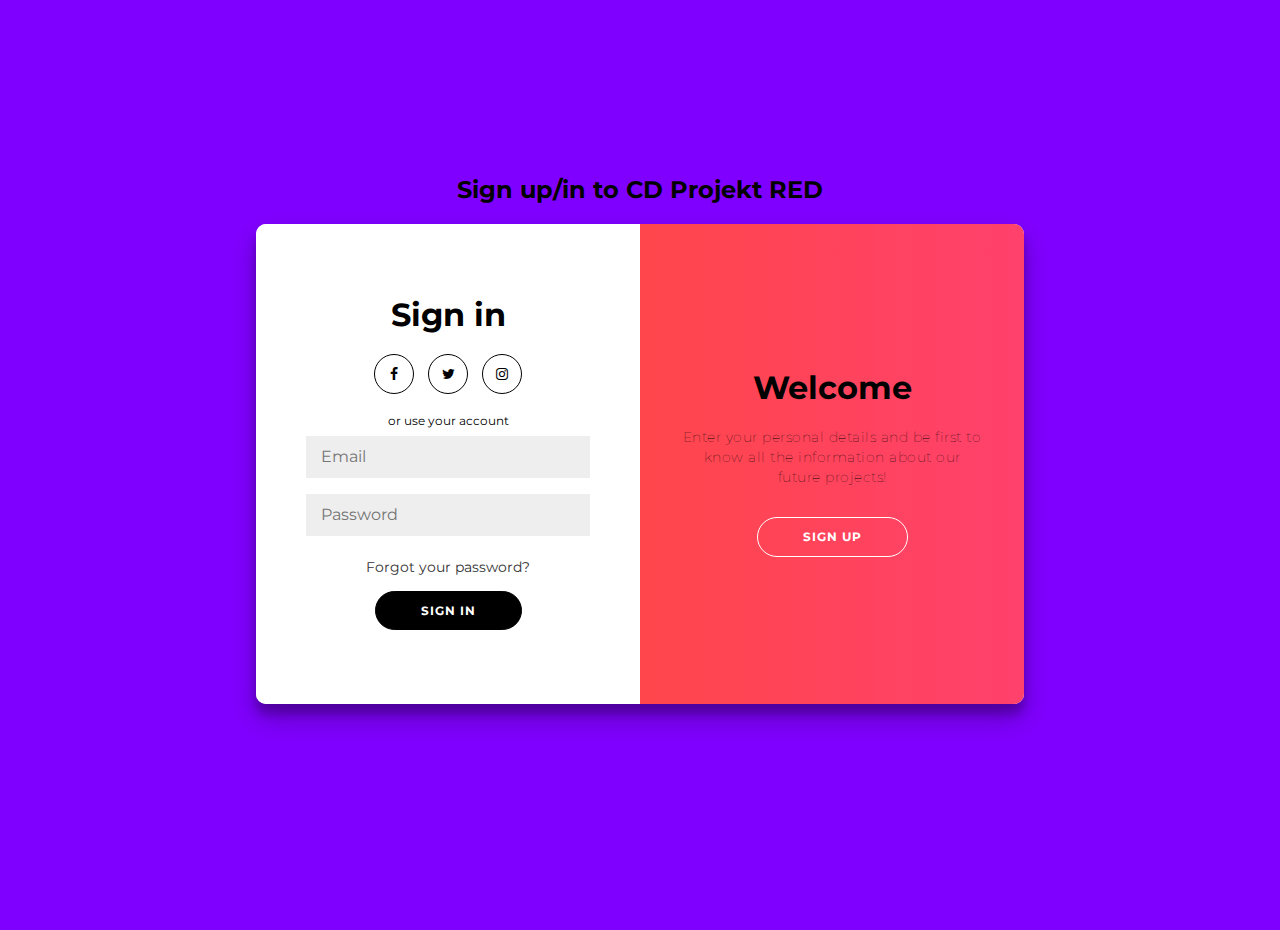
<file: Programming/registration.html>
<!DOCTYPE html>
<html lang="en">
<head>
    <meta charset="UTF-8">
    <meta http-equiv="X-UA-Compatible" content="IE=edge">
    <meta name="viewport" content="width=device-width, initial-scale=1.0">
    <link rel="stylesheet"
          href=
"https://cdnjs.cloudflare.com/ajax/libs/font-awesome/4.7.0/css/font-awesome.min.css">
    <link rel="stylesheet" href="css/registration.css">
    <title>Register</title>
</head>
<body>
    <header></header>
    <main>
        <h2>Sign up/in to CD Projekt RED</h2>
<div class="container" id="container">
	<div class="form-container sign-up-container">
		<form action="#">
			<h1>Create Account</h1>
			<div class="social-container">
				<a href="#" class="social"><i class="fa fa-facebook"></i></a>
				<a href="#" class="social"><i class="fa fa-twitter"></i></a>
				<a href="#" class="social"><i class="fa fa-instagram"></i></a>
			</div>
			<span>or use your email for registration</span>
			<input type="text" placeholder="Name" />
			<input type="email" placeholder="Email" />
			<input type="password" placeholder="Password" />
			<button>Sign Up</button>
		</form>
	</div>
	<div class="form-container sign-in-container">
		<form action="#">
			<h1>Sign in</h1>
			<div class="social-container">
				<a href="#" class="social"><i class="fa fa-facebook"></i></a>
				<a href="#" class="social"><i class="fa fa-twitter"></i></a>
				<a href="#" class="social"><i class="fa fa-instagram" aria-hidden="true"></i></a>
			</div>
			<span>or use your account</span>
			<input type="email" placeholder="Email" />
			<input type="password" placeholder="Password" />
			<a href="#">Forgot your password?</a>
			<button formaction="contact1.html">Sign In</button>
		</form>
	</div>
	<div class="overlay-container">
		<div class="overlay">
			<div class="overlay-panel overlay-left">
				<h1>Welcome Back!</h1>
				<p>To keep connected with us please login with your personal info</p>
				<button class="ghost" id="signIn">Sign In</button>
			</div>
			<div class="overlay-panel overlay-right">
				<h1>Welcome</h1>
				<p>Enter your personal details and be first to know all the information about our future projects!</p>
				<button class="ghost" id="signUp" formaction="contact1.html">Sign Up</button>
                  </form>
			</div>
		</div>
	</div>
</div>

<footer>
</footer>
    </main>
    <footer></footer>

    <script src="registration.js"></script>
</body>
</html>
</file>
<file: Programming/css/style.css>
@import url("normalize.min.css");
*{
    margin:0;
    padding:0;
    text-decoration: none;
    list-style-type: none;
    -webkit-box-sizing: border-box;
            box-sizing: border-box;
}
@font-face {
    font-family: AQUIRE;
    src: url(../fonts/Aquire-BW0ox.otf);
}

header{
    margin-top: -20px;
    padding:30px;
}
header h1{
    background-image: url(../img/CD_Projekt_RED_Logo-1536x657.png);
    width: 200px;
    height: 200px;
    background-size: 100%;
    background-repeat: no-repeat;
    margin-top: -85px;
    margin-right: 50px;
    float:right;
    text-indent: -99999px;
    cursor: pointer;
} 
body{
    background-image: url(../img/a1krxU0VRlOC3ULeUjeFGEcA.png.jp2);
    background-repeat: no-repeat;
    width: 100%;
    background-size: cover;
    background-color: rgb(255, 242, 0);
    position: absolute;
}

header nav{
    margin-top: 20px;
    padding:20px 20px;
    z-index: 20;
}

ul{
    padding-bottom: 20px 
}
ul li{
    padding-bottom: 20px;
}

ul li a{
    color: black;
    font-family: AQUIRE;
    font-size: 30px;
}
nav.fill ul li a {
    -webkit-transition: all 2s;
    -o-transition: all 2s;
    transition: all 2s;
  }
  
  nav.fill ul li a:after {
    text-align: left;
    content: '';
    margin: 0;
    opacity: 0;
  }
  nav.fill ul li a:hover {
    color: rgb(255, 0, 0);
    z-index: 1;
  }
  nav.fill ul li a:hover:after {
    z-index: -10;
    animation: fill 1s forwards;
    -webkit-animation: fill 1s forwards;
    -moz-animation: fill 1s forwards;
    opacity: 1;
  }

.socialicons{
    margin-top: 15px;
    margin-left:300px;
    height: 80px;
    display: -webkit-box;
    display: -ms-flexbox;
    display: flex;
    cursor: pointer;
}


.socialicons .fb{
    background-image: url(../img/icons/20837.png);
    height: 30px;
    width: 30px;
    background-size: 100%;
    background-repeat: no-repeat;
}
.socialicons .insta{
    background-image: url(../img/icons/717392.png);
    height: 30px;
    width: 30px;
    background-size: 100%;
    margin-left: 20px;
    background-repeat: no-repeat;
}
.socialicons .discord{
    background-image: url(../img/icons/2111363.png);
    height: 30px;
    width: 30px;
    background-size: 100%;
    margin-left: 20px;
    background-repeat: no-repeat;
}
.socialicons .youtube{
    background-image: url(../img/icons/49084.png);
    height: 30px;
    width: 30px;
    background-size: 100%;
    margin-left: 20px;
    background-repeat: no-repeat;
}
.socialicons .twitch{
    background-image: url(../img/icons/4423460.png);
    height: 30px;
    width: 30px;
    background-size: 100%;
    margin-left: 20px;
    background-repeat: no-repeat;
}
.socialicons .twitter{
    background-image: url(../img/icons/733635.png);
    height: 30px;
    width: 30px;
    background-size: 100%;
    margin-left: 20px;
    background-repeat: no-repeat;
}
.navphone{
    position: absolute;
    background-image: url(../img/screen-about-bcf5b052.png);
    background-size: 100% 100%;
    height: 500px;
    width: 300px;
    background-repeat: no-repeat;
    margin-top: -490px;
    z-index: -1;   
}
a:visited{
  color:rgb(0, 0, 0)
}
.modal{
    position: absolute;
    margin-left: 340px;
    margin-top: -400px;
}
.btn{
    padding:15px 40px;
    background-color: rgba(255, 255, 0, 0);
    color: rgb(0, 0, 0);
    border-radius: 40px;
    font-family: AQUIRE;
    font-size: large;
    font-weight: bolder;
    -webkit-box-shadow: 0 10px 40px rgba(255,122,0,0,4);
            box-shadow: 0 10px 40px rgba(255,122,0,0,4);
}
.videocontainer{
    position: fixed;
    top:0; left:0;
    width: 100%; height: 100%;
    z-index: 9999;
    background-color: rgba(255,122,0,0,1);
    display: -webkit-box;
    display: -ms-flexbox;
    display: flex;
    -webkit-box-pack: center;
        -ms-flex-pack: center;
            justify-content: center;
    -webkit-box-align: center;
        -ms-flex-align: center;
            align-items: center;
    opacity: 0;
    pointer-events: none;
    -webkit-transition: 0.3s;
    -o-transition: 0.3s;
    transition: 0.3s;
}
.videocontainer .close{
    position: absolute;
    top: 10px; right: 25px;
    font-size: 20;
    cursor: pointer;
}

.videocontainer iframe{
    width: 90%;
    height: 90%;
    max-height: 400px;
    max-width: 700px;
    -webkit-transform: scale(0);
        -ms-transform: scale(0);
            transform: scale(0);
    -webkit-box-shadow: 0 20px 20px rgba(0, 0, 0, 0.2);
            box-shadow: 0 20px 20px rgba(0, 0, 0, 0.2);
    outline: none;
    -webkit-transition: all 0.3s;
    -o-transition: all 0.3s;
    transition: all 0.3s;
    border-radius: 10px;
    border: rgb(0, 0, 0);

}
.videocontainer.show{
    pointer-events: all; opacity: 1;
}
.videocontainer.show iframe{
    -webkit-transform: scale(1);
        -ms-transform: scale(1);
            transform: scale(1);
}
footer {
    background-image: url(../img/bg-ncwire@1x-e75bb493.png);
    height: 400px;
    margin-top: 300px; 
    
}

/* Slideshow container */
.slideshow-container {
    max-width: 1000px;
    position: relative;
    margin: auto;
  }
  
  /* Hide the images by default */
  .mySlides {
    display: none;
  }
  iframe{
    margin-top: -2px;
  }
  
  /* Next & previous buttons */
  .prev, .next {
    cursor: pointer;
    position: absolute;
    top: 50%;
    width: auto;
    margin-top: -22px;
    padding: 16px;
    color: white;
    font-weight: bold;
    font-size: 18px;
    -webkit-transition: 0.6s ease;
    -o-transition: 0.6s ease;
    transition: 0.6s ease;
    border-radius: 0 3px 3px 0;
    -webkit-user-select: none;
       -moz-user-select: none;
        -ms-user-select: none;
            user-select: none;
  }
  
  /* Position the "next button" to the right */
  .next {
    right: 0;
    border-radius: 3px 0 0 3px;
  }
  
  /* On hover, add a black background color with a little bit see-through */
  .prev:hover, .next:hover {
    background-color: rgba(0,0,0,0.8);
  }
  
  /* Caption text */
  .text {
    color: rgba(101, 103, 174, 0);
    font-size: 20px;
    padding: 8px 12px;
    position: absolute;
    bottom: 8px;
    width: 100%;
    text-align: center;
  }
  
  /* Number text (1/3 etc) */
  .numbertext {
    color: #f2f2f200;
    font-size: 12px;
    padding: 8px 12px;
    position: absolute;
    top: 0;
  }
  
  /* The dots/bullets/indicators */
  .dot {
    cursor: pointer;
    height: 8px;
    width: 8px;
    margin: 0 2px;
    background-color: rgb(0, 0, 0);
    border-radius: 50%;
    display: inline-block;
    -webkit-transition: background-color 0.6s ease;
    -o-transition: background-color 0.6s ease;
    transition: background-color 0.6s ease;
  }
  
  .active, .dot:hover {
    background-color: #ff0000;
  }
  
  /* Fading animation */
  .fade {
    -webkit-animation-name: fade;
            animation-name: fade;
    -webkit-animation-duration: 1.5s;
            animation-duration: 1.5s;
  }
  
  @-webkit-keyframes fade {
    from {opacity: .4} 
    to {opacity: 1}
  }
  
  @keyframes fade {
    from {opacity: .4} 
    to {opacity: 1}
  }
.footerlow{
    position: absolute;
    background-image: url(../img/top-line-ea32d828.svg);
    height:36px;
    width: 100%;
    margin-top: 30px;
    background-repeat: no-repeat;
    background-color: rgba(181, 112, 175, 0);
}
.slideshow-container{
  /* border-style: solid; */
  /* border-width: 5px;
  border-color: black; */
  -webkit-box-shadow: 8px 8px 16px rgba(255, 0, 0, 0.5),
  -8px -8px 16px rgba(255, 0, 0, 0.5);
          box-shadow: 8px 8px 16px rgba(255, 0, 0, 0.5),
  -8px -8px 16px rgba(255, 0, 0, 0.5);
}
</file>
<file: Programming/css/contact.css>
@import url("normalize.min.css");
@import url("https://fonts.googleapis.com/css2?family=Poppins:wght@100;200;300;400;500;600;700;800&display=swap");

* {
  margin: 0;
  padding: 0;
  box-sizing: border-box;
}

body,
input,
textarea {
  font-family: "Poppins", sans-serif;
}

.container {
  position: relative;
  width: 100%;
  min-height: 100vh;
  padding: 2rem;
  background: linear-gradient(-180deg, #000000ad, #bf00ff9e);
  overflow: hidden;
  display: flex;
  align-items: center;
  justify-content: center;
}

.form {
  width: 100%;
  max-width: 820px;
  background-color: rgb(0, 0, 0);
  border-radius: 10px;
  box-shadow: 0 0 20px 1px rgba(0, 0, 0, 0.1);
  z-index: 1000;
  overflow: hidden;
  display: grid;
  grid-template-columns: repeat(2, 1fr);
}

.contact-form {
  background-color: rgb(212, 0, 255);
  position: relative;
}



.contact-form:before {
  content: "";
  position: absolute;
  width: 26px;
  height: 26px;
  background-color: rgb(212, 0, 255);
  transform: rotate(45deg);
  top: 50px;
  left: -13px;
}

form {
  padding: 2.3rem 2.2rem;
  z-index: 10;
  overflow: hidden;
  position: relative;
}

.title {
  color: rgb(0, 0, 0);
  font-weight: 500;
  font-size: 1.5rem;
  line-height: 1;
  margin-bottom: 0.7rem;
}

.input-container {
  position: relative;
  margin: 1rem 0;
}

.input {
  width: 100%;
  outline: none;
  border: 2px solid #000000;
  background: none;
  padding: 0.6rem 1.2rem;
  color: rgb(0, 0, 0);
  font-weight: 500;
  font-size: 0.95rem;
  letter-spacing: 0.5px;
  border-radius: 25px;
  transition: 0.3s;
}

textarea.input {
  padding: 0.8rem 1.2rem;
  min-height: 150px;
  border-radius: 22px;
  resize: none;
  overflow-y: auto;
}

.input-container label {
  position: absolute;
  top: 50%;
  left: 15px;
  transform: translateY(-50%);
  padding: 0 0.4rem;
  color: #000000;
  font-size: 0.9rem;
  font-weight: 400;
  pointer-events: none;
  z-index: 1000;
  transition: 0.5s;
}

.input-container.textarea label {
  top: 1rem;
  transform: translateY(0);
}

.btn {
  padding: 0.6rem 1.3rem;
  background-color: rgb(0, 0, 0);
  border: 2px solid #000000;
  font-size: 0.95rem;
  color: rgb(212, 0, 255);
  line-height: 1;
  border-radius: 25px;
  outline: none;
  cursor: pointer;
  transition: 0.3s;
  margin: 0;
}

.btn:hover {
  background-color: transparent;
  color: rgb(0, 0, 0);
}

.input-container span {
  position: absolute;
  top: 0;
  left: 25px;
  transform: translateY(-50%);
  font-size: 0.8rem;
  padding: 0 0.4rem;
  color: transparent;
  pointer-events: none;
  z-index: 500;
}

.input-container span:before,
.input-container span:after {
  content: "";
  position: absolute;
  width: 10%;
  opacity: 0;
  transition: 0.3s;
  height: 5px;
  background-color: rgb(212, 0, 255);
  top: 50%;
  transform: translateY(-50%);
  border: rgb(212, 0, 255) 2px solid;
}

.input-container span:before {
  left: 50%;
}

.input-container span:after {
  right: 50%;
}

.input-container.focus label {
  top: 0;
  transform: translateY(-50%);
  left: 25px;
  font-size: 0.8rem;
}

.input-container.focus span:before,
.input-container.focus span:after {
  width: 50%;
  opacity: 1;
}

.contact-info {
  padding: 2.3rem 2.2rem;
  position: relative;
  background-color: #000000;
  border: rgb(212, 0, 255) 2px solid;
}

.contact-info .title {
  color: rgb(212, 0, 255);
}

.text {
  color: rgb(212, 0, 255);
  margin: 1.5rem 0 2rem 0;
}

.information {
  display: flex;
  color: rgb(212, 0, 255);
  margin: 0.7rem 0;
  align-items: center;
  font-size: 0.95rem;
}

.icon {
  width: 28px;
  margin-right: 0.7rem;
  color: rgb(212, 0, 255);
}

.social-media {
  padding: 2rem 0 0 0;
  color: rgb(212, 0, 255);
}

.social-media p {
  color: rgb(212, 0, 255);
}

.social-icons {
  display: flex;
  margin-top: 0.5rem;
}

.social-icons a {
  width: 35px;
  height: 35px;
  border-radius: 5px;
  background: linear-gradient(45deg, rgb(195, 0, 255), rgb(255, 4, 4));
  color: rgb(0, 0, 0);
  text-align: center;
  line-height: 35px;
  margin-right: 0.5rem;
  transition: 0.3s;
}

.social-icons a:hover {
  transform: scale(1.05);
}






.square {
  position: absolute;
  height: 400px;
  top: 50%;
  left: 50%;
  transform: translate(181%, 11%);
  opacity: 0.2;
}

@media (max-width: 850px) {
  .form {
    grid-template-columns: 1fr;
  }

  .contact-info:before {
    bottom: initial;
    top: -75px;
    right: 65px;
    transform: scale(0.95);
  }

  .contact-form:before {
    top: -13px;
    left: initial;
    right: 70px;
  }

  .square {
    transform: translate(140%, 43%);
    height: 350px;
  }

  .big-circle {
    bottom: 75%;
    transform: scale(0.9) translate(-40%, 30%);
    right: 50%;
  }

  .text {
    margin: 1rem 0 1.5rem 0;
  }

  .social-media {
    padding: 1.5rem 0 0 0;
  }
}

@media (max-width: 480px) {
  .container {
    padding: 1.5rem;
  }

  .contact-info:before {
    display: none;
  }

  .square,
  .big-circle {
    display: none;
  }

  form,
  .contact-info {
    padding: 1.7rem 1.6rem;
  }

  .text,
  .information,
  .social-media p {
    font-size: 0.8rem;
  }

  .title {
    font-size: 1.15rem;
  }

  .social-icons a {
    width: 30px;
    height: 30px;
    line-height: 30px;
  }

  .icon {
    width: 23px;
  }

  .input {
    padding: 0.45rem 1.2rem;
  }

  .btn {
    padding: 0.45rem 1.2rem;
  }
}

.congrats{
    background-image: url(../img/highlights-3-1080@2x-077809b4.jpg);
    width: 100%;
    height: 100vh;
    background-repeat: no-repeat;
    background-size: cover;
    background-color: #00000045;
    
}

.social-icons1 {
    display: flex;
    margin-top: 0.5rem;
  }
  
  .social-icons1 a {
    width: 35px;
    height: 35px;
    border-radius: 5px;
    border: 2px solid black;
    background: linear-gradient(45deg, rgba(0, 0, 0, 0), rgba(255, 4, 4, 0));
    color: rgb(0, 0, 0);
    text-align: center;
    line-height: 35px;
    margin-right: 0.5rem;
    transition: 0.3s;
  }
  
  .social-icons1 a:hover {
    transform: scale(1.05);
  }
  

footer{
    position: absolute;
    height: 100px;
    width: 100%;
    background-color: #00000045;
    bottom: 0;
    margin-top: 30px;
    animation: 3s linear 1s infinite alternate slidein;

}
footer p{
    font-size: 30px;
    text-align: center;
    color: white;
    padding-top: 35px;
}
</file>
<file: Programming/css/stylenc.css>
@import url("normalize.min.css");
*{
  margin:0;
  padding:0;
  text-decoration: none;
  list-style-type: none;
  -webkit-box-sizing: border-box;
          box-sizing: border-box;
}
img {
  max-width: 100%;
}

html {
  font-family: "Maven Pro", sans-serif;
}

h1,
h2,
h3,
h4 {
  margin-bottom: 0.5em;
  margin-top: 0;
}

p {
  line-height: 1.5;
}

.heading-lg {
  font-size: 2rem;
}

.heading-lg:after {
  content: "";
  background: url("./../img/text-separator.svg");
  display: block;
  height: 10px;
  background-position: left;
  background-repeat: no-repeat;
  display: block;
  margin-top: 0.5em;
  width: 100%;
}

/* Single Slide */
.cyber-slider {
  background: black;
  position: relative;
  width: 100%;
  display: -webkit-box;
  display: -ms-flexbox;
  display: flex;
  -webkit-box-align: center;
      -ms-flex-align: center;
          align-items: center;
  min-height: 500px;
  padding: 30px 15px;
}

.cyber-slider__wrapper {
  list-style: none;
  padding: 0px;
  margin: 0px;
  width: 100%;
}

.cyber-slider__slide {
  position: absolute;
  height: 100%;
  display: -webkit-box;
  display: -ms-flexbox;
  display: flex;
  -webkit-box-align: center;
      -ms-flex-align: center;
          align-items: center;
  top: 0;
  left: 0;
  width: 100%;
  z-index: -1;
}

.cyber-slider__slide.active {
  z-index: 999;
}

.cyber-slider__slide.active:after {
  content: "";
  display: block;
  width: 100%;
  height: 100%;
  background: black;
  position: absolute;
  top: 0;
  left: 0;
  opacity: 0.5;
  -webkit-transition: 0.1s;
  -o-transition: 0.1s;
  transition: 0.1s;
  -webkit-transform: translatex(0);
      -ms-transform: translatex(0);
          transform: translatex(0);
}

/* Img */
.cyber-slider__imgwrap {
  position: absolute;
  top: 0;
  left: 0;
  width: 100%;
  height: 100%;
  overflow: hidden;
}

.cyber-slider__imgwrap:after {
  content: "";
  display: block;
}

.cyber-slider__imgwrap img {
  -o-object-fit: cover;
     object-fit: cover;
  height: 100%;
  width: 100%;
  -webkit-transform: scale(1.5) translate(20%);
      -ms-transform: scale(1.5) translate(20%);
          transform: scale(1.5) translate(20%);
  -webkit-transition: 0.1s;
  -o-transition: 0.1s;
  transition: 0.1s;
}

.cyber-slider__slide.active:not(.glitching) .cyber-slider__imgwrap img {
  -webkit-transform: scale(1);
      -ms-transform: scale(1);
          transform: scale(1);
}

/* Content */
.cyber-slider__content {
  position: relative;
  z-index: 1;
}

.cyber-slider__slidetext {
  max-width: 650px;
  background: #f9eb06;
  width: auto;
  padding: 30px;
  position: relative;
  margin: 30px 15px 60px 15px; /* to compensate for the after element*/
}
a:visited {  
  text-decoration: none;
  color: rgb(0, 0, 0); 
 }


.cyber-slider__slidetext:after {
  content: "";
  display: block;
  left: 0;
  bottom: -30px;
  height: 30px;
  width: 100%;
  background: url("./../img/bottom-separator.svg");
  background-position: 0 0px;
  position: absolute;
  max-width: 100%;
}

/* Controls */

.cyber-slider__controls {
  position: absolute;
  z-index: 999;
  display: -webkit-box;
  display: -ms-flexbox;
  display: flex;
  list-style: none;
  padding: 0px;
  margin: 0px;
  bottom: 20px;
  left: 0;
  right: 0;
  margin: auto;
  -webkit-box-pack: center;
      -ms-flex-pack: center;
          justify-content: center;
}

.cyber-slider__controls a {
  display: block;
  width: 30px;
  height: 30px;
  margin: 10px;
  cursor: pointer;
  display: -webkit-box;
  display: -ms-flexbox;
  display: flex;
  -webkit-box-pack: center;
      -ms-flex-pack: center;
          justify-content: center;
  -webkit-box-align: center;
      -ms-flex-align: center;
          align-items: center;
  -webkit-transition: 0.1s;
  -o-transition: 0.1s;
  transition: 0.1s;
}

.cyber-slider__controls a::before {
  content: "";
  display: block;
  width: 15px;
  height: 15px;
  background: #f9eb06;
}
.cyber-slider__controls a:hover {
  opacity: 0.8;
}

.cyber-slider__controls .current a {
  background: url("./../img/accent-active-bullet.svg");
  background-size: contain;
}

/* Glitch Animations */

.active .cyber-slider__slidetext:after {
  /* animation: glitch 5s linear 2s infinite alternate; */
  /* animation: glitch 5s infinite; */
  -webkit-animation-name: glitch;
          animation-name: glitch;
  -webkit-animation-duration: 0.2s;
          animation-duration: 0.2s;
  -webkit-animation-timing-function: linear;
          animation-timing-function: linear;
  -webkit-animation-delay: 0s;
          animation-delay: 0s;
  -webkit-animation-iteration-count: 3;
          animation-iteration-count: 3;
  -webkit-animation-direction: step-end;
          animation-direction: step-end;
  -webkit-animation-timing-function: step-end;
          animation-timing-function: step-end;
}

.glitching .cyber-slider__imgwrap .glitch-area {
  position: absolute;
  left: 0;
  top: 0;
  width: 100%;
  height: 100%;
}

.glitching .cyber-slider__imgwrap .glitch-area img {
  position: absolute;
  top: 0;
  width: 100%;
  left: 0;
  z-index: 9999;
  height: 100px;
  -webkit-animation: blink 0.3s infinite step-end;
          animation: blink 0.3s infinite step-end;
}

.glitching .cyber-slider__imgwrap .glitch-area img:nth-child(1) {
  -webkit-transform: translate(-20%, 90%) scale(1.3);
      -ms-transform: translate(-20%, 90%) scale(1.3);
          transform: translate(-20%, 90%) scale(1.3);
}

.glitching .cyber-slider__imgwrap .glitch-area img:nth-child(2) {
  -webkit-transform: translate(10%, 500%) scale(1.3);
      -ms-transform: translate(10%, 500%) scale(1.3);
          transform: translate(10%, 500%) scale(1.3);
  -webkit-animation-delay: 0.1s;
          animation-delay: 0.1s;
}

.cyber-slider__slide.active.glitching:after {
  background: rgba(255,255,255,0.4) url(./../img/glitch-lines.svg);
  opacity: 1;
  -webkit-transform: translatex(-10%);
      -ms-transform: translatex(-10%);
          transform: translatex(-10%);
  background-size: contain;

  /* content: "";
  width: 100%;
  height: 100%;
  background: rgba(0,0,0,0.9);
  position: absolute;
  top: 0;
  left: 0;
  z-index: 999; */
}

@-webkit-keyframes blink{
  0%, 100%{ opacity: 1; }
  50%{ opacity: 0; }
}

@keyframes blink{
  0%, 100%{ opacity: 1; }
  50%{ opacity: 0; }
}

@-webkit-keyframes glitch {
  0%,
  100% {
    background-position: 0 0px;
  }
  50% {
    background-position: 0 30px;
  }
}

@keyframes glitch {
  0%,
  100% {
    background-position: 0 0px;
  }
  50% {
    background-position: 0 30px;
  }
}

@media (min-width: 400px) {
  .cyber-slider__slidetext {
    padding: 30px 50px;
    margin: 60px 30px 120px 0px;
  }
}

@media (min-width: 768px) {
  .heading-lg {
    font-size: 3rem;
  }

  p {
    font-size: 1.2rem;
  }
}

@media (min-width: 992px) {
  .heading-lg {
    font-size: 3rem;
  }

  .cyber-slider {
    min-height: 700px;
  }

  .cyber-slider__controls {
    -webkit-box-orient: vertical;
    -webkit-box-direction: normal;
        -ms-flex-direction: column;
            flex-direction: column;
    right: 0;
    top: calc(50% - 75px);
    bottom: unset;
    left: unset;
  }
}

footer {
  /* place on the bottom */
  position: sticky;
  bottom: 0;
  left: 0;
  width: 100%;

  background: #252a47;
  display: -ms-grid;
  display: grid;
  place-items: center;
  padding: 50px;
}

* {
  -webkit-box-sizing: border-box;
          box-sizing: border-box;
}
body {
  margin: 0;
}
p {
  max-width: 600px;
  margin: 0 auto 1rem;
}
.logo {
  resize: horizontal;
  overflow: hidden;
  width: 100%;
  height: auto;
}
footer {
  background: #262626;
  text-align: center;
  display: -ms-grid;
  display: grid;
  justify-items: center;
  -webkit-box-align: center;
  -ms-flex-align: center;
  align-items: center;
}
</file>
<file: Programming/css/registration.css>
@import url("normalize.min.css");
@import url('https://fonts.googleapis.com/css?family=Montserrat:400,800');

* {
	box-sizing: border-box;
}

body {
	background: #8000ff;
	display: flex;
	justify-content: center;
	align-items: center;
	flex-direction: column;
	font-family: 'Montserrat', sans-serif;
	height: 100vh;
	margin: -20px 0 50px;
}

h1 {
	font-weight: bold;
	margin: 0;
}

h2 {
	text-align: center;
}

p {
	font-size: 14px;
	font-weight: 100;
	line-height: 20px;
	letter-spacing: 0.5px;
	margin: 20px 0 30px;
}

span {
	font-size: 12px;
}

a {
	color: #333;
	font-size: 14px;
	text-decoration: none;
	margin: 15px 0;
}

button {
	border-radius: 20px;
	border: 1px solid #000000;
	background-color: #000000;
	color: #FFFFFF;
	font-size: 12px;
	font-weight: bold;
	padding: 12px 45px;
	letter-spacing: 1px;
	text-transform: uppercase;
	transition: transform 80ms ease-in;
}

button:active {
	transform: scale(0.95);
}

button:focus {
	outline: none;
}

button.ghost {
	background-color: transparent;
	border-color: #FFFFFF;
}

form {
	background-color: #ffffff;;
	display: flex;
	align-items: center;
	justify-content: center;
	flex-direction: column;
	padding: 0 50px;
	height: 100%;
	text-align: center;
}

input {
	background-color: #eee;
	border: none;
	padding: 12px 15px;
	margin: 8px 0;
	width: 100%;
}

.container {
	background-color: rgb(255, 255, 255);
	border-radius: 10px;
  	box-shadow: 0 14px 28px rgba(0,0,0,0.25), 
			0 10px 10px rgba(0,0,0,0.22);
	position: relative;
	overflow: hidden;
	width: 768px;
	max-width: 100%;
	min-height: 480px;
}

.form-container {
	position: absolute;
	top: 0;
	height: 100%;
	transition: all 0.6s ease-in-out;
}

.sign-in-container {
	left: 0;
	width: 50%;
	z-index: 2;
}

.container.right-panel-active .sign-in-container {
	transform: translateX(100%);
}

.sign-up-container {
	left: 0;
	width: 50%;
	opacity: 0;
	z-index: 1;
}

.container.right-panel-active .sign-up-container {
	transform: translateX(100%);
	opacity: 1;
	z-index: 5;
	animation: show 0.6s;
}

@keyframes show {
	0%, 49.99% {
		opacity: 0;
		z-index: 1;
	}
	
	50%, 100% {
		opacity: 1;
		z-index: 5;
	}
}

.overlay-container {
	position: absolute;
	top: 0;
	left: 50%;
	width: 50%;
	height: 100%;
	overflow: hidden;
	transition: transform 0.6s ease-in-out;
	z-index: 100;
}

.container.right-panel-active .overlay-container{
	transform: translateX(-100%);
}

.overlay {
	background: #1e00ff;
	background: -webkit-linear-gradient(to right, #FF4B2B, #FF416C);
	background: linear-gradient(to right, #FF4B2B, #FF416C);
	background-repeat: no-repeat;
	background-size: cover;
	background-position: 0 0;
	color: #000000;;
	position: relative;
	left: -100%;
	height: 100%;
	width: 200%;
  	transform: translateX(0);
	transition: transform 0.6s ease-in-out;
}

.container.right-panel-active .overlay {
  	transform: translateX(50%);
}

.overlay-panel {
	position: absolute;
	display: flex;
	align-items: center;
	justify-content: center;
	flex-direction: column;
	padding: 0 40px;
	text-align: center;
	top: 0;
	height: 100%;
	width: 50%;
	transform: translateX(0);
	transition: transform 0.6s ease-in-out;
}

.overlay-left {
	transform: translateX(-20%);
}

.container.right-panel-active .overlay-left {
	transform: translateX(0);
}

.overlay-right {
	right: 0;
	transform: translateX(0);
}

.container.right-panel-active .overlay-right {
	transform: translateX(20%);
}

.social-container {
	margin: 20px 0;
}

.social-container a {
	border: 1px solid #000000;
    color: black;
	border-radius: 50%;
	display: inline-flex;
	justify-content: center;
	align-items: center;
	margin: 0 5px;
	height: 40px;
	width: 40px;
}

footer {
    background-color: #222;
    color: #fff;
    font-size: 14px;
    bottom: 0;
    position: fixed;
    left: 0;
    right: 0;
    text-align: center;
    z-index: 999;
}

footer p {
    margin: 10px 0;
}

footer i {
    color: red;
}

footer a {
    color: #3c97bf;
    text-decoration: none;
}
</file>
